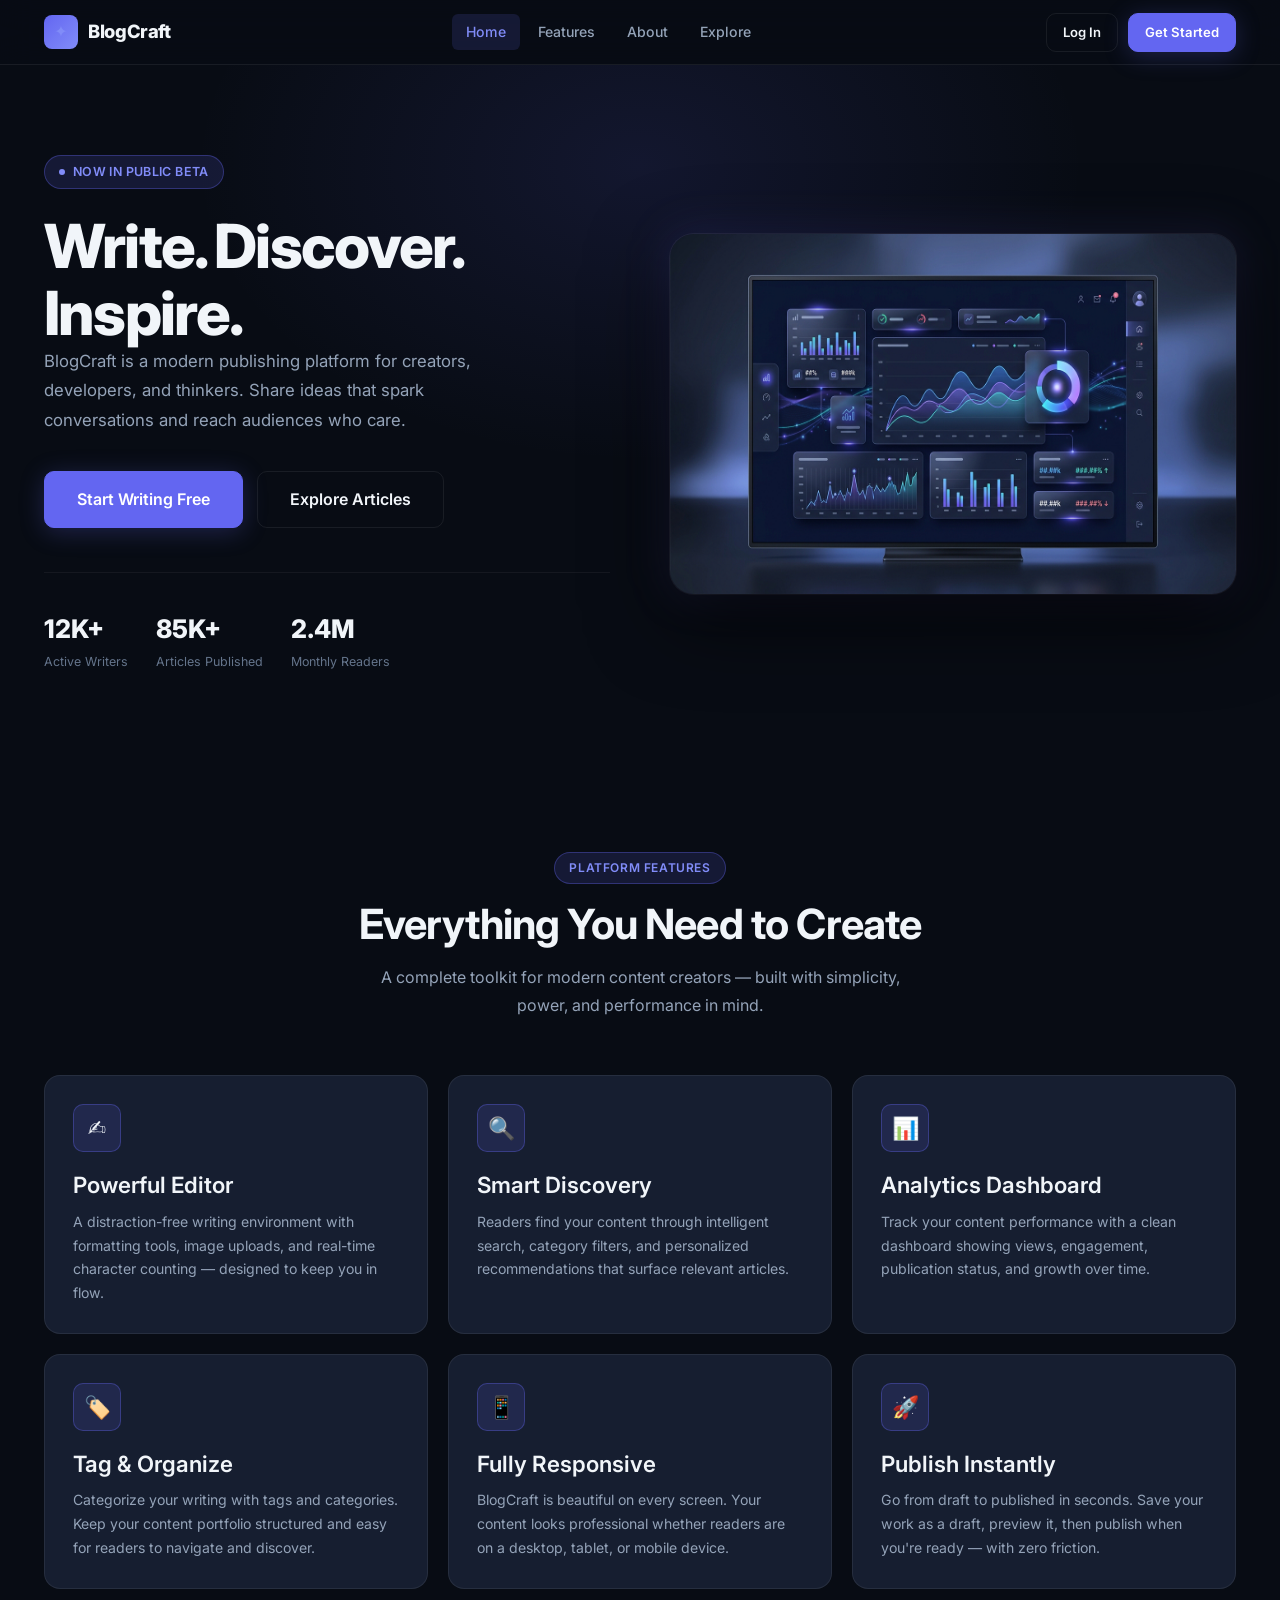
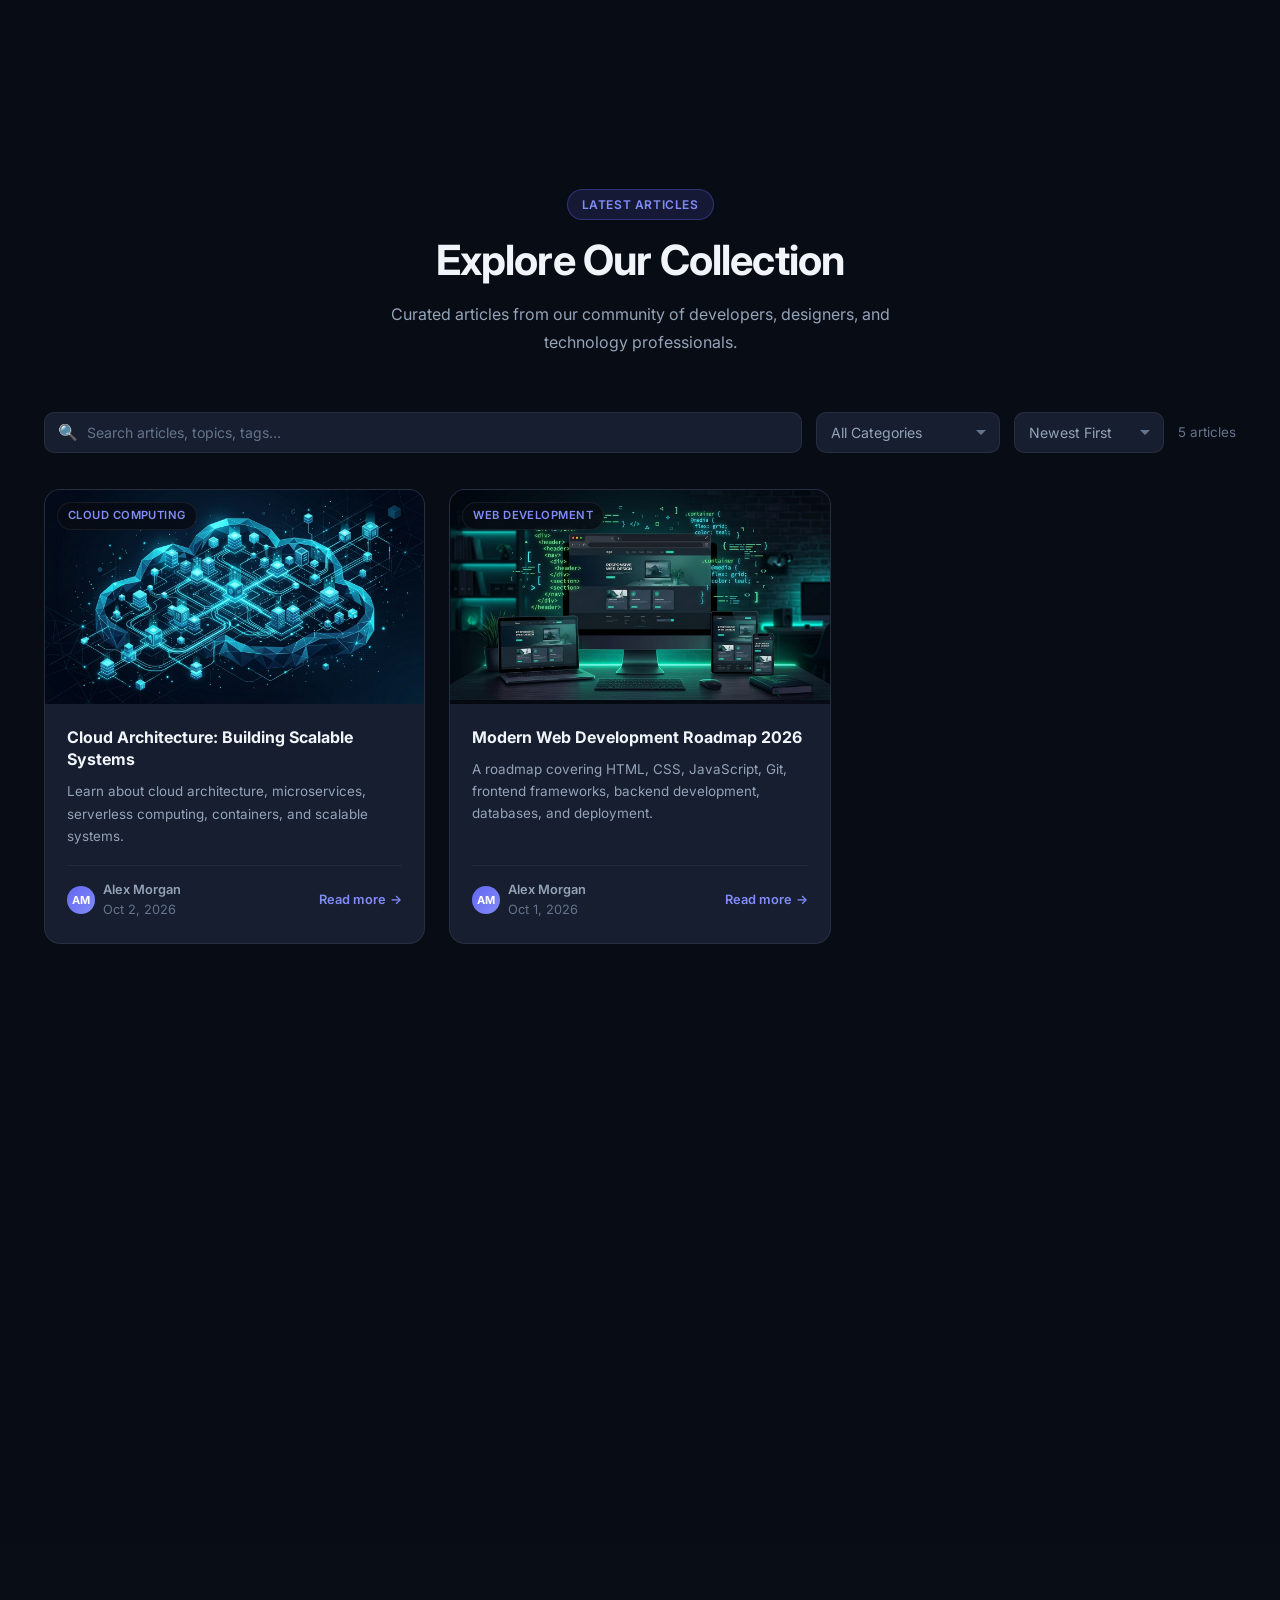
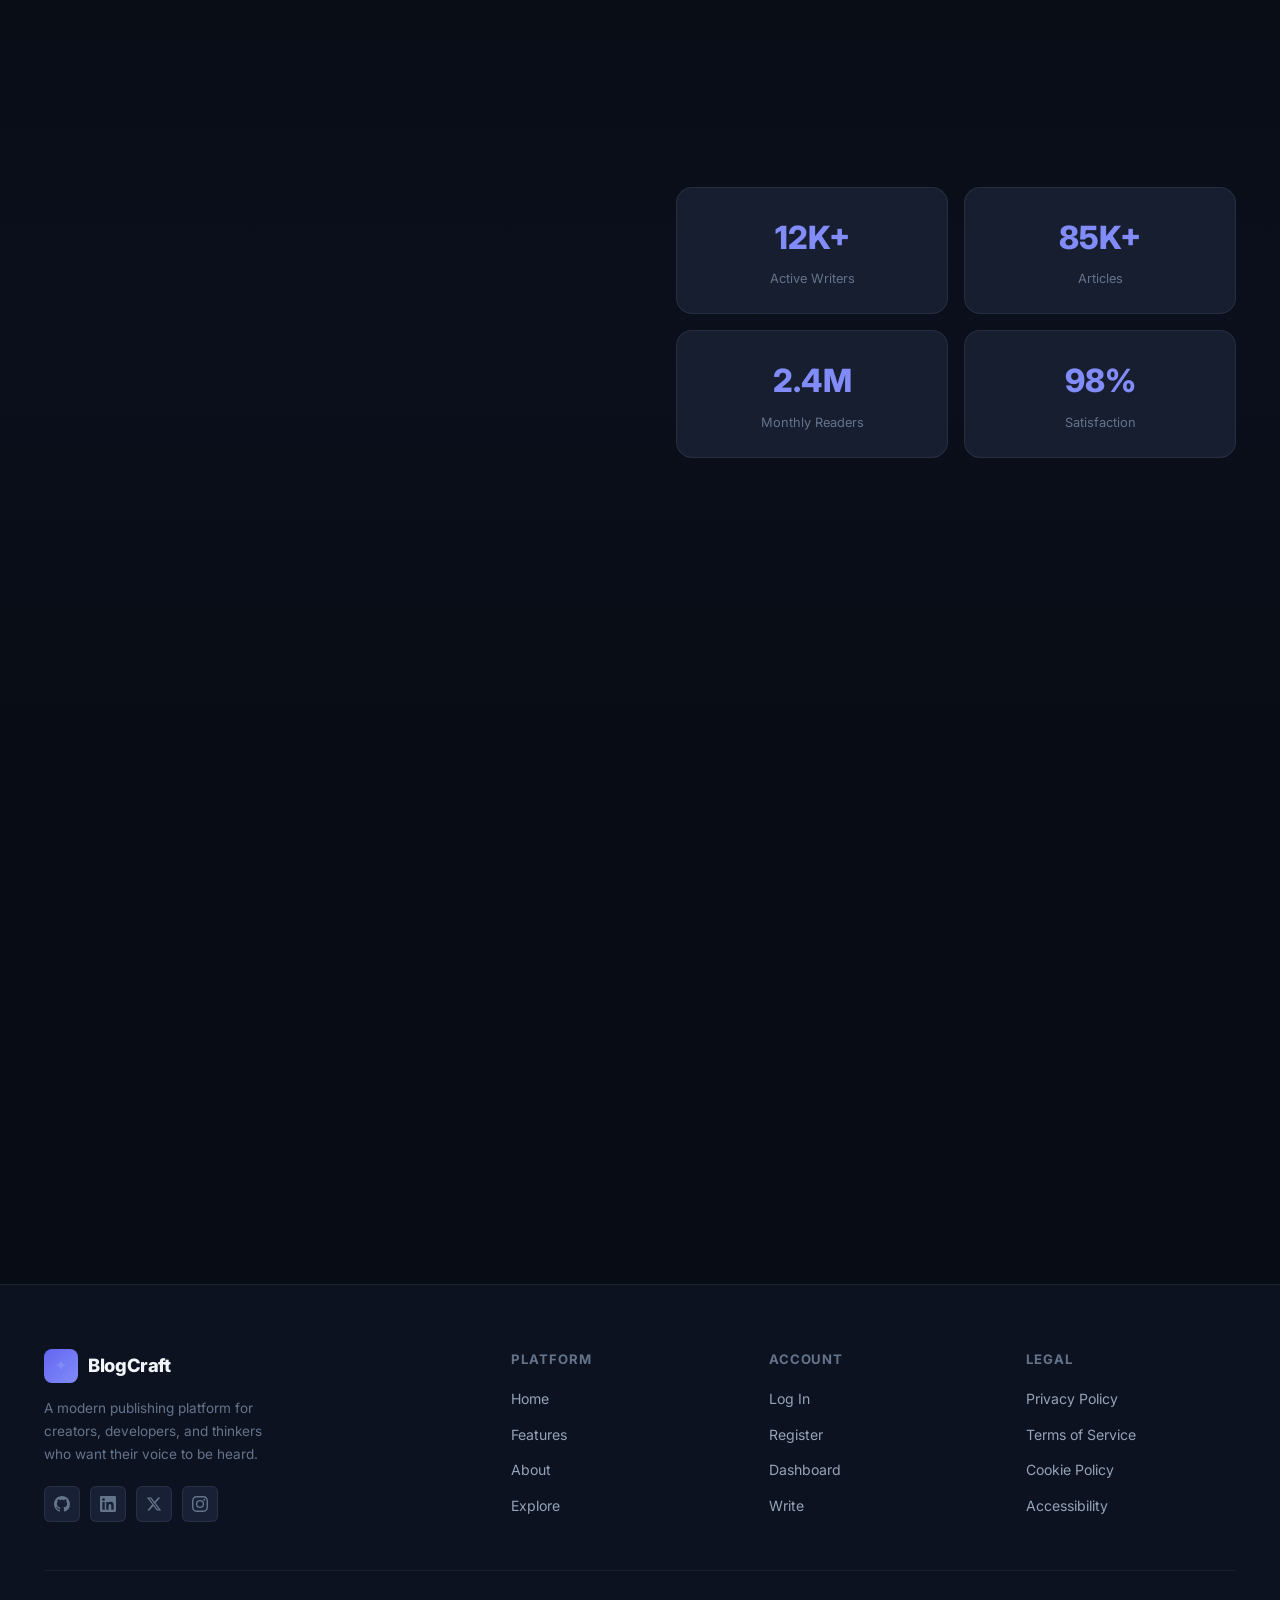
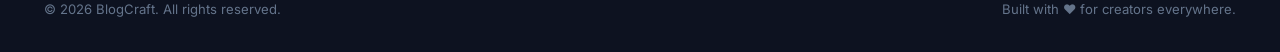
<file: index.html>
﻿<!DOCTYPE html>
<html lang="en">
<head>
  <meta charset="UTF-8">
  <meta name="viewport" content="width=device-width, initial-scale=1.0">
  <meta name="description" content="BlogCraft — A modern platform for discovering, writing, and sharing ideas that matter. Join thousands of creators building their voice.">
  <meta name="theme-color" content="#080c14">
  <title>BlogCraft — Write. Discover. Inspire.</title>
  <link rel="stylesheet" href="css/style.css">
  <link rel="stylesheet" href="css/responsive.css">
</head>
<body>

<!-- ── NAVBAR ─────────────────────────────────────────────── -->
<header>
  <nav class="navbar" id="navbar" aria-label="Main navigation">
    <div class="container">
      <div class="nav-inner">
        <a href="index.html" class="nav-logo" aria-label="BlogCraft home">
          <div class="nav-logo-icon" aria-hidden="true">✦</div>
          <span class="nav-logo-text">BlogCraft</span>
        </a>

        <div class="nav-center" role="navigation">
          <a href="index.html"    class="nav-link" data-page="index.html">Home</a>
          <a href="#features"     class="nav-link">Features</a>
          <a href="#about"        class="nav-link">About</a>
          <a href="#content"      class="nav-link">Explore</a>
        </div>

        <div class="nav-right">
          <a href="login.html"    class="btn btn-secondary btn-sm nav-login"    id="navLogin">Log In</a>
          <a href="register.html" class="btn btn-primary  btn-sm nav-signup"   id="navSignup">Get Started</a>
          <a href="dashboard.html" class="btn btn-primary btn-sm nav-dashboard" id="navDashboard" style="display:none">Dashboard</a>
          <button class="btn btn-secondary btn-sm nav-logout" id="navLogout" style="display:none">Log Out</button>
        </div>

        <button class="hamburger" id="hamburger" aria-label="Toggle navigation menu" aria-expanded="false" aria-controls="mobileMenu">
          <span></span><span></span><span></span>
        </button>
      </div>
    </div>

    <!-- Mobile menu -->
    <div class="mobile-menu" id="mobileMenu" role="navigation" aria-label="Mobile navigation">
      <a href="index.html"     class="nav-link" data-page="index.html">Home</a>
      <a href="#features"      class="nav-link">Features</a>
      <a href="#about"         class="nav-link">About</a>
      <a href="#content"       class="nav-link">Explore</a>
      <div class="mobile-menu-actions">
        <a href="login.html"    class="btn btn-secondary nav-login">Log In</a>
        <a href="register.html" class="btn btn-primary nav-signup">Get Started</a>
        <a href="dashboard.html" class="btn btn-primary nav-dashboard" style="display:none">Dashboard</a>
      </div>
    </div>
  </nav>
</header>

<main>
  <!-- ── HERO ────────────────────────────────────────────────── -->
  <section class="hero" aria-labelledby="heroHeading">
    <div class="container">
      <div class="hero-grid">
        <div class="hero-text fade-up">
          <div class="hero-badge" aria-label="New platform launched">
            <span class="hero-badge-dot" aria-hidden="true"></span>
            Now in Public Beta
          </div>
          <h1 id="heroHeading">
            Write. Discover.<br>
            <span class="highlight">Inspire.</span>
          </h1>
          <p class="hero-desc">
            BlogCraft is a modern publishing platform for creators, developers, and thinkers. Share ideas that spark conversations and reach audiences who care.
          </p>
          <div class="hero-cta">
            <a href="register.html" class="btn btn-primary btn-lg" id="heroCta1">Start Writing Free</a>
            <a href="#content"      class="btn btn-secondary btn-lg" id="heroCta2">Explore Articles</a>
          </div>

          <div class="hero-stats" aria-label="Platform statistics">
            <div class="hero-stat">
              <div class="hero-stat-value">12K+</div>
              <div class="hero-stat-label">Active Writers</div>
            </div>
            <div class="hero-stat">
              <div class="hero-stat-value">85K+</div>
              <div class="hero-stat-label">Articles Published</div>
            </div>
            <div class="hero-stat">
              <div class="hero-stat-value">2.4M</div>
              <div class="hero-stat-label">Monthly Readers</div>
            </div>
          </div>
        </div>

        <div class="hero-visual fade-up" data-delay="150" aria-hidden="true">
          <div class="hero-img-wrap">
            <img src="assets/images/hero-dashboard.jpg"
                 alt="BlogCraft dashboard preview showing content analytics"
                 width="640" height="360"
                 loading="eager">
          </div>
          <div class="hero-img-glow"></div>
        </div>
      </div>
    </div>
  </section>

  <!-- ── FEATURES ─────────────────────────────────────────────── -->
  <section class="features-section" id="features" aria-labelledby="featuresHeading">
    <div class="container">
      <div class="section-header fade-up">
        <div class="section-tag">Platform Features</div>
        <h2 id="featuresHeading">Everything You Need to Create</h2>
        <p>A complete toolkit for modern content creators — built with simplicity, power, and performance in mind.</p>
      </div>

      <div class="features-grid">
        <div class="feature-card fade-up">
          <div class="feature-icon" aria-hidden="true">✍️</div>
          <h3>Powerful Editor</h3>
          <p>A distraction-free writing environment with formatting tools, image uploads, and real-time character counting — designed to keep you in flow.</p>
        </div>
        <div class="feature-card fade-up" data-delay="80">
          <div class="feature-icon" aria-hidden="true">🔍</div>
          <h3>Smart Discovery</h3>
          <p>Readers find your content through intelligent search, category filters, and personalized recommendations that surface relevant articles.</p>
        </div>
        <div class="feature-card fade-up" data-delay="160">
          <div class="feature-icon" aria-hidden="true">📊</div>
          <h3>Analytics Dashboard</h3>
          <p>Track your content performance with a clean dashboard showing views, engagement, publication status, and growth over time.</p>
        </div>
        <div class="feature-card fade-up" data-delay="80">
          <div class="feature-icon" aria-hidden="true">🏷️</div>
          <h3>Tag & Organize</h3>
          <p>Categorize your writing with tags and categories. Keep your content portfolio structured and easy for readers to navigate and discover.</p>
        </div>
        <div class="feature-card fade-up" data-delay="160">
          <div class="feature-icon" aria-hidden="true">📱</div>
          <h3>Fully Responsive</h3>
          <p>BlogCraft is beautiful on every screen. Your content looks professional whether readers are on a desktop, tablet, or mobile device.</p>
        </div>
        <div class="feature-card fade-up" data-delay="240">
          <div class="feature-icon" aria-hidden="true">🚀</div>
          <h3>Publish Instantly</h3>
          <p>Go from draft to published in seconds. Save your work as a draft, preview it, then publish when you're ready — with zero friction.</p>
        </div>
      </div>
    </div>
  </section>

  <!-- ── CONTENT / EXPLORE ─────────────────────────────────────── -->
  <section class="content-section" id="content" aria-labelledby="exploreHeading">
    <div class="container">
      <div class="section-header fade-up">
        <div class="section-tag">Latest Articles</div>
        <h2 id="exploreHeading">Explore Our Collection</h2>
        <p>Curated articles from our community of developers, designers, and technology professionals.</p>
      </div>

      <!-- Search + Filter Bar -->
      <div class="search-filter-bar fade-up" role="search" aria-label="Article search and filter">
        <div class="search-wrap">
          <span class="search-icon" aria-hidden="true">🔍</span>
          <input
            type="search"
            id="searchInput"
            class="search-input"
            placeholder="Search articles, topics, tags…"
            aria-label="Search articles"
            autocomplete="off">
        </div>
        <select id="categoryFilter" class="filter-select" aria-label="Filter by category">
          <option value="all">All Categories</option>
        </select>
        <select id="sortFilter" class="filter-select" aria-label="Sort articles">
          <option value="newest">Newest First</option>
          <option value="oldest">Oldest First</option>
          <option value="popular">Most Popular</option>
          <option value="az">A → Z</option>
        </select>
        <span id="resultCount" class="text-muted" style="font-size:0.84rem;white-space:nowrap;" aria-live="polite"></span>
      </div>

      <!-- Cards Grid -->
      <div class="cards-grid" id="contentGrid" aria-label="Article cards">
        <!-- Populated by content.js -->
        <div style="grid-column:1/-1;text-align:center;padding:60px;color:var(--text-muted);">
          <div style="font-size:32px;margin-bottom:12px;">⏳</div>
          <p>Loading articles…</p>
        </div>
      </div>
    </div>
  </section>

  <!-- ── ABOUT ─────────────────────────────────────────────────── -->
  <section class="about-section" id="about" aria-labelledby="aboutHeading">
    <div class="container">
      <div class="about-grid">
        <div class="about-text fade-up">
          <div class="section-tag about-tag">About BlogCraft</div>
          <h2 id="aboutHeading">Built for the Next Generation of Creators</h2>
          <p>BlogCraft was built out of a simple belief: every thoughtful voice deserves a beautiful, professional platform to be heard. We built the tools we wished existed — and made them available to everyone.</p>
          <p>Whether you're a developer sharing technical insights, a designer exploring visual ideas, or a thinker working through complex topics — BlogCraft is your platform.</p>
          <ul class="about-benefits" aria-label="Platform benefits">
            <li class="about-benefit">
              <span class="benefit-icon" aria-hidden="true">✦</span>
              No paywalls for your readers — your content reaches everyone.
            </li>
            <li class="about-benefit">
              <span class="benefit-icon" aria-hidden="true">✦</span>
              Your writing, your analytics, your audience — full ownership.
            </li>
            <li class="about-benefit">
              <span class="benefit-icon" aria-hidden="true">✦</span>
              A clean, distraction-free editor that respects your creative process.
            </li>
            <li class="about-benefit">
              <span class="benefit-icon" aria-hidden="true">✦</span>
              Built-in discoverability so new readers can always find your work.
            </li>
          </ul>
          <a href="register.html" class="btn btn-primary" id="aboutCta">Join BlogCraft Today</a>
        </div>

        <div class="about-visual fade-up" data-delay="120" aria-label="Platform statistics">
          <div class="about-stats-grid">
            <div class="about-stat-card">
              <div class="about-stat-num">12K+</div>
              <div class="about-stat-label">Active Writers</div>
            </div>
            <div class="about-stat-card">
              <div class="about-stat-num">85K+</div>
              <div class="about-stat-label">Articles</div>
            </div>
            <div class="about-stat-card">
              <div class="about-stat-num">2.4M</div>
              <div class="about-stat-label">Monthly Readers</div>
            </div>
            <div class="about-stat-card">
              <div class="about-stat-num">98%</div>
              <div class="about-stat-label">Satisfaction</div>
            </div>
          </div>
        </div>
      </div>
    </div>
  </section>

  <!-- ── CTA ───────────────────────────────────────────────────── -->
  <section class="cta-section" aria-labelledby="ctaHeading">
    <div class="container">
      <div class="cta-box fade-up">
        <h2 id="ctaHeading">Ready to Share Your Ideas?</h2>
        <p>Join thousands of creators who publish on BlogCraft. It's free to start — no credit card required.</p>
        <div class="cta-actions">
          <a href="register.html" class="btn btn-primary btn-lg" id="ctaBtn1">Start Writing Free</a>
          <a href="#content"      class="btn btn-secondary btn-lg" id="ctaBtn2">Browse Articles</a>
        </div>
      </div>
    </div>
  </section>
</main>

<!-- ── FOOTER ─────────────────────────────────────────────────── -->
<footer class="footer" aria-label="Site footer">
  <div class="container">
    <div class="footer-grid">
      <div class="footer-brand">
        <a href="index.html" class="nav-logo" aria-label="BlogCraft home">
          <div class="nav-logo-icon" aria-hidden="true">✦</div>
          <span class="nav-logo-text">BlogCraft</span>
        </a>
        <p>A modern publishing platform for creators, developers, and thinkers who want their voice to be heard.</p>
        <div class="footer-social" aria-label="Social media links">
          <a href="#" class="social-btn" aria-label="GitHub">
            <svg width="16" height="16" viewBox="0 0 24 24" fill="currentColor"><path d="M12 0C5.37 0 0 5.37 0 12c0 5.31 3.435 9.795 8.205 11.385.6.105.825-.255.825-.57 0-.285-.015-1.23-.015-2.235-3.015.555-3.795-.735-4.035-1.41-.135-.345-.72-1.41-1.23-1.695-.42-.225-1.02-.78-.015-.795.945-.015 1.62.87 1.845 1.23 1.08 1.815 2.805 1.305 3.495.99.105-.78.42-1.305.765-1.605-2.67-.3-5.46-1.335-5.46-5.925 0-1.305.465-2.385 1.23-3.225-.12-.3-.54-1.53.12-3.18 0 0 1.005-.315 3.3 1.23.96-.27 1.98-.405 3-.405s2.04.135 3 .405c2.295-1.56 3.3-1.23 3.3-1.23.66 1.65.24 2.88.12 3.18.765.84 1.23 1.905 1.23 3.225 0 4.605-2.805 5.625-5.475 5.925.435.375.81 1.095.81 2.22 0 1.605-.015 2.895-.015 3.3 0 .315.225.69.825.57A12.02 12.02 0 0024 12c0-6.63-5.37-12-12-12z"/></svg>
          </a>
          <a href="#" class="social-btn" aria-label="LinkedIn">
            <svg width="16" height="16" viewBox="0 0 24 24" fill="currentColor"><path d="M20.447 20.452h-3.554v-5.569c0-1.328-.027-3.037-1.852-3.037-1.853 0-2.136 1.445-2.136 2.939v5.667H9.351V9h3.414v1.561h.046c.477-.9 1.637-1.85 3.37-1.85 3.601 0 4.267 2.37 4.267 5.455v6.286zM5.337 7.433a2.062 2.062 0 01-2.063-2.065 2.064 2.064 0 112.063 2.065zm1.782 13.019H3.555V9h3.564v11.452zM22.225 0H1.771C.792 0 0 .774 0 1.729v20.542C0 23.227.792 24 1.771 24h20.451C23.2 24 24 23.227 24 22.271V1.729C24 .774 23.2 0 22.222 0h.003z"/></svg>
          </a>
          <a href="#" class="social-btn" aria-label="X (Twitter)">
            <svg width="16" height="16" viewBox="0 0 24 24" fill="currentColor"><path d="M18.244 2.25h3.308l-7.227 8.26 8.502 11.24H16.17l-5.214-6.817L4.99 21.75H1.68l7.73-8.835L1.254 2.25H8.08l4.713 6.231zm-1.161 17.52h1.833L7.084 4.126H5.117z"/></svg>
          </a>
          <a href="#" class="social-btn" aria-label="Instagram">
            <svg width="16" height="16" viewBox="0 0 24 24" fill="currentColor"><path d="M12 2.163c3.204 0 3.584.012 4.85.07 3.252.148 4.771 1.691 4.919 4.919.058 1.265.069 1.645.069 4.849 0 3.205-.012 3.584-.069 4.849-.149 3.225-1.664 4.771-4.919 4.919-1.266.058-1.644.07-4.85.07-3.204 0-3.584-.012-4.849-.07-3.26-.149-4.771-1.699-4.919-4.92-.058-1.265-.07-1.644-.07-4.849 0-3.204.013-3.583.07-4.849.149-3.227 1.664-4.771 4.919-4.919 1.266-.057 1.645-.069 4.849-.069zM12 0C8.741 0 8.333.014 7.053.072 2.695.272.273 2.69.073 7.052.014 8.333 0 8.741 0 12c0 3.259.014 3.668.072 4.948.2 4.358 2.618 6.78 6.98 6.98C8.333 23.986 8.741 24 12 24c3.259 0 3.668-.014 4.948-.072 4.354-.2 6.782-2.618 6.979-6.98.059-1.28.073-1.689.073-4.948 0-3.259-.014-3.667-.072-4.947-.196-4.354-2.617-6.78-6.979-6.98C15.668.014 15.259 0 12 0zm0 5.838a6.162 6.162 0 100 12.324 6.162 6.162 0 000-12.324zM12 16a4 4 0 110-8 4 4 0 010 8zm6.406-11.845a1.44 1.44 0 100 2.881 1.44 1.44 0 000-2.881z"/></svg>
          </a>
        </div>
      </div>

      <div class="footer-col">
        <h4>Platform</h4>
        <ul>
          <li><a href="index.html">Home</a></li>
          <li><a href="#features">Features</a></li>
          <li><a href="#about">About</a></li>
          <li><a href="#content">Explore</a></li>
        </ul>
      </div>

      <div class="footer-col">
        <h4>Account</h4>
        <ul>
          <li><a href="login.html">Log In</a></li>
          <li><a href="register.html">Register</a></li>
          <li><a href="dashboard.html">Dashboard</a></li>
          <li><a href="create.html">Write</a></li>
        </ul>
      </div>

      <div class="footer-col">
        <h4>Legal</h4>
        <ul>
          <li><a href="#">Privacy Policy</a></li>
          <li><a href="#">Terms of Service</a></li>
          <li><a href="#">Cookie Policy</a></li>
          <li><a href="#">Accessibility</a></li>
        </ul>
      </div>
    </div>

    <div class="footer-bottom">
      <span>© 2026 BlogCraft. All rights reserved.</span>
      <span>Built with ♥ for creators everywhere.</span>
    </div>
  </div>
</footer>

<!-- Toast container -->
<div class="toast-container" aria-live="polite" aria-atomic="true"></div>

<script src="js/app.js"></script>
<script src="js/content.js"></script>
</body>
</html>
</file>
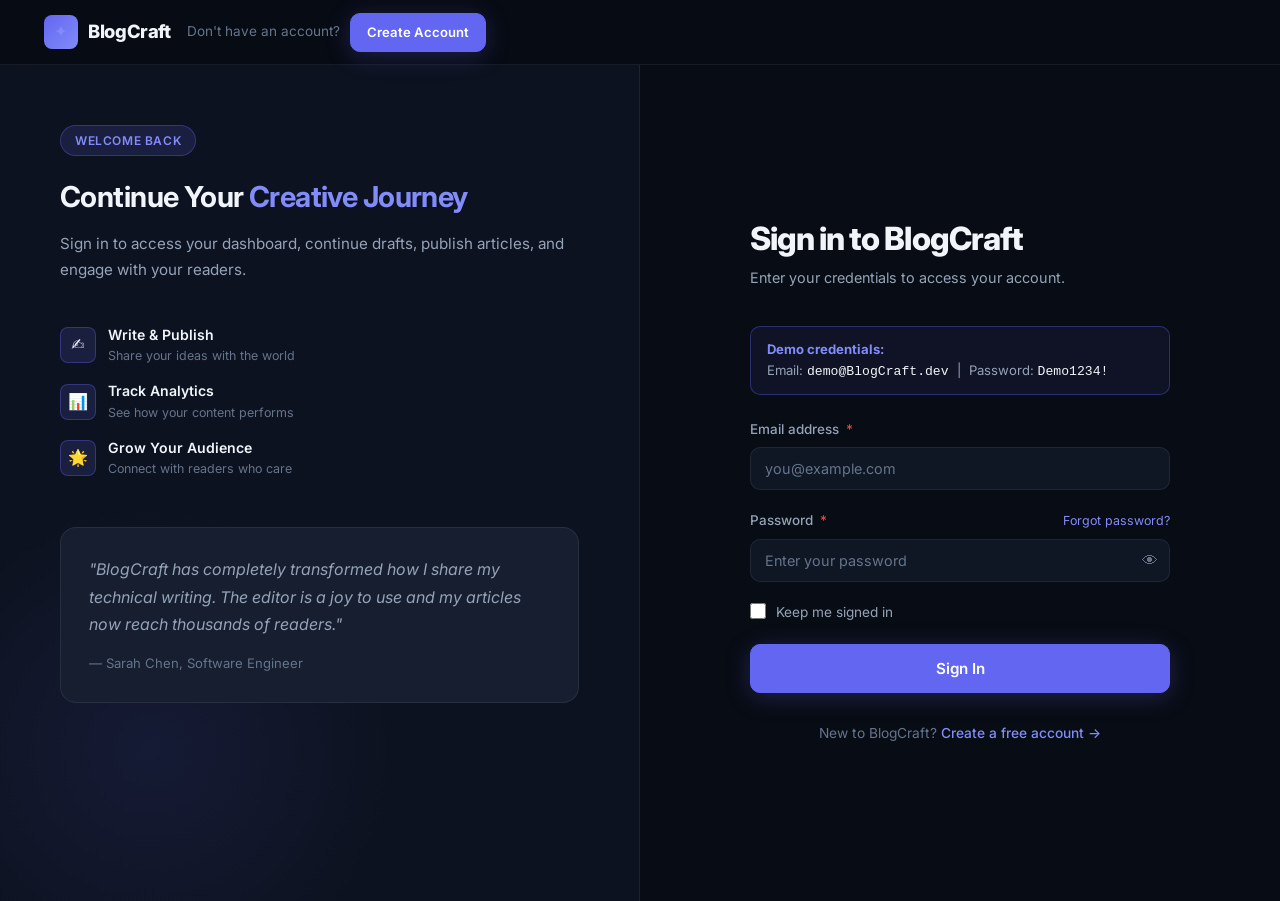
<file: create.html>
﻿<!DOCTYPE html>
<html lang="en">
<head>
  <meta charset="UTF-8">
  <meta name="viewport" content="width=device-width, initial-scale=1.0">
  <meta name="description" content="Create and publish articles on BlogCraft — the modern content platform.">
  <title>Create Article — BlogCraft</title>
  <link rel="stylesheet" href="css/style.css">
  <link rel="stylesheet" href="css/components.css">
  <link rel="stylesheet" href="css/responsive.css">
</head>
<body id="createPage">

<div class="sidebar-overlay" id="sidebarOverlay" aria-hidden="true"></div>

<!-- ── SIDEBAR ─────────────────────────────────────────────── -->
<aside class="sidebar" id="sidebar" aria-label="Dashboard navigation">
  <div class="sidebar-header">
    <a href="index.html" class="nav-logo" aria-label="BlogCraft home">
      <div class="nav-logo-icon" aria-hidden="true">✦</div>
      <span class="nav-logo-text">BlogCraft</span>
    </a>
    <button class="sidebar-close" id="sidebarClose" aria-label="Close sidebar">✕</button>
  </div>
  <nav class="sidebar-nav" aria-label="Dashboard navigation">
    <div class="sidebar-label">Main</div>
    <a href="dashboard.html" class="sidebar-link" data-page="dashboard.html">
      <span class="link-icon" aria-hidden="true">📊</span> Dashboard
    </a>
    <a href="index.html#content" class="sidebar-link">
      <span class="link-icon" aria-hidden="true">🔍</span> Explore
    </a>
    <div class="sidebar-label">Content</div>
    <a href="create.html" class="sidebar-link active" data-page="create.html" aria-current="page">
      <span class="link-icon" aria-hidden="true">✍️</span> Create Article
    </a>
    <a href="dashboard.html" class="sidebar-link" data-page="dashboard.html">
      <span class="link-icon" aria-hidden="true">📄</span> My Articles
    </a>
    <div class="sidebar-label">Account</div>
    <a href="dashboard.html" class="sidebar-link">
      <span class="link-icon" aria-hidden="true">👤</span> Profile
    </a>
    <button class="sidebar-link nav-logout" style="color:var(--danger);">
      <span class="link-icon" aria-hidden="true">🚪</span> Log Out
    </button>
  </nav>
  <div class="sidebar-footer">
    <div style="padding:12px;background:var(--bg-elevated);border:1px solid var(--border);border-radius:var(--radius-md);display:flex;align-items:center;gap:10px;">
      <div class="dash-user-avatar user-initials" aria-hidden="true">U</div>
      <div style="overflow:hidden;">
        <div style="font-size:0.82rem;font-weight:600;color:var(--text-primary);white-space:nowrap;overflow:hidden;text-overflow:ellipsis;" class="user-name">—</div>
        <div style="font-size:0.72rem;color:var(--text-muted);" class="user-email">—</div>
      </div>
    </div>
  </div>
</aside>

<!-- ── MAIN CONTENT ───────────────────────────────────────── -->
<div class="dashboard-content">
  <header class="dash-topbar">
    <div class="dash-topbar-left">
      <button class="sidebar-toggle" id="sidebarToggle" aria-label="Toggle sidebar">☰</button>
      <nav aria-label="Breadcrumb">
        <ol style="display:flex;align-items:center;gap:8px;list-style:none;font-size:0.85rem;color:var(--text-muted);">
          <li><a href="dashboard.html" style="color:var(--text-muted);">Dashboard</a></li>
          <li aria-hidden="true">/</li>
          <li style="color:var(--text-primary);" id="createHeading">Create Article</li>
        </ol>
      </nav>
    </div>
    <div class="dash-topbar-right">
      <a href="dashboard.html" class="btn btn-secondary btn-sm">← Back to Dashboard</a>
      <div class="dash-user-avatar user-initials" aria-hidden="true">U</div>
    </div>
  </header>

  <main style="padding:32px;max-width:1100px;margin:0 auto;">
    <div style="margin-bottom:28px;">
      <h1 style="font-size:1.6rem;margin-bottom:6px;" id="pageTitle">Create New Article</h1>
      <p style="font-size:0.88rem;color:var(--text-muted);">Write, preview, and publish your article to BlogCraft readers.</p>
    </div>

    <form id="createForm" novalidate>
      <div class="create-layout">
        <!-- ── MAIN COLUMN ───────────────────────────────── -->
        <div class="create-main-col">
          <!-- Title -->
          <div class="create-panel">
            <h3>Article Details</h3>
            <div class="form-group">
              <label class="form-label" for="artTitle">
                Title <span class="required" aria-hidden="true">*</span>
              </label>
              <input
                type="text"
                id="artTitle"
                class="form-input"
                placeholder="Write a compelling title…"
                maxlength="120"
                required
                aria-required="true"
                aria-describedby="titleError">
              <span class="form-error" id="titleError" role="alert"></span>
            </div>

            <div class="form-group">
              <label class="form-label" for="artDesc">
                Short Description <span class="required" aria-hidden="true">*</span>
              </label>
              <textarea
                id="artDesc"
                class="form-input"
                rows="3"
                style="resize:vertical;"
                placeholder="A brief summary that readers see in article cards (max 200 characters)…"
                maxlength="200"
                required
                aria-required="true"
                aria-describedby="descError descCharCount"></textarea>
              <div style="display:flex;justify-content:space-between;align-items:center;">
                <span class="form-error" id="descError" role="alert"></span>
                <span class="char-counter" id="descCharCount" aria-live="polite">0/200</span>
              </div>
            </div>
          </div>

          <!-- Content Editor -->
          <div class="create-panel">
            <h3>Article Content</h3>
            <div class="form-group" style="margin-bottom:0;">
              <label class="form-label" for="artContent">Main content</label>
              <textarea
                id="artContent"
                class="content-editor"
                placeholder="Write your article here…

Use double line breaks to separate paragraphs.

You can write detailed technical content, tutorials, guides, opinions — anything you want your readers to discover.

Your content will be beautifully formatted when published."
                aria-label="Article main content"
                aria-describedby="contentHint"></textarea>
              <span class="form-hint" id="contentHint">Separate paragraphs with a blank line. HTML tags are supported for headings and lists.</span>
            </div>
          </div>

          <!-- Tags -->
          <div class="create-panel">
            <h3>Tags</h3>
            <div class="form-group" style="margin-bottom:0;">
              <label class="form-label" for="tagsField">Add up to 8 tags</label>
              <div class="tags-input-wrap" id="tagsWrap" role="group" aria-label="Article tags">
                <input type="text" class="tags-input-field" id="tagsField" placeholder="Type a tag and press Enter…" aria-label="Add tag">
              </div>
              <span class="form-hint">Press Enter or comma after each tag.</span>
            </div>
          </div>
        </div>

        <!-- ── SIDEBAR COLUMN ─────────────────────────────── -->
        <div class="create-sidebar-col">
          <!-- Publish Panel -->
          <div class="create-panel">
            <h3>Publish Settings</h3>
            <div class="form-group">
              <label class="form-label" for="artCategory">
                Category <span class="required" aria-hidden="true">*</span>
              </label>
              <select id="artCategory" class="form-input form-select" required aria-required="true" aria-describedby="categoryError">
                <option value="">Select a category…</option>
                <option value="Technology">Technology</option>
                <option value="Web Development">Web Development</option>
                <option value="Artificial Intelligence">Artificial Intelligence</option>
                <option value="Security">Security</option>
                <option value="Cloud Computing">Cloud Computing</option>
                <option value="Design">Design</option>
                <option value="Career">Career</option>
                <option value="Tutorial">Tutorial</option>
                <option value="Opinion">Opinion</option>
              </select>
              <span class="form-error" id="categoryError" role="alert"></span>
            </div>
            <div class="form-group" style="margin-bottom:0;">
              <label class="form-label" for="artStatus">Status</label>
              <select id="artStatus" class="form-input form-select">
                <option value="published">Published</option>
                <option value="draft">Draft</option>
              </select>
            </div>
          </div>

          <!-- Cover Image -->
          <div class="create-panel">
            <h3>Cover Image</h3>
            <div id="imageUploadArea" class="image-upload-area" role="button" tabindex="0" aria-label="Upload cover image">
              <input type="file" id="imageInput" accept="image/*" aria-hidden="true">
              <div class="upload-icon" aria-hidden="true">🖼️</div>
              <p class="upload-text">Click to upload image</p>
              <p class="upload-sub">PNG, JPG, WebP — max 4MB</p>
            </div>
            <div id="imagePreview" class="image-preview" style="display:none;">
              <img id="previewImg" src="" alt="Cover image preview">
              <div class="image-preview-actions">
                <button type="button" class="btn btn-secondary btn-sm" id="removeImgBtn" style="width:100%;justify-content:center;">Remove Image</button>
              </div>
            </div>
          </div>

          <!-- Action Buttons -->
          <div class="create-panel">
            <h3>Actions</h3>
            <div class="create-actions" style="flex-direction:column;">
              <button type="button" class="btn btn-primary" id="publishBtn" style="justify-content:center;">
                🚀 Publish Article
              </button>
              <button type="button" class="btn btn-secondary" id="saveDraftBtn" style="justify-content:center;">
                💾 Save as Draft
              </button>
              <a href="dashboard.html" class="btn btn-secondary" style="justify-content:center;text-align:center;">
                ← Cancel
              </a>
            </div>
          </div>
        </div>
      </div>
    </form>
  </main>
</div>

<div class="toast-container" aria-live="polite"></div>
<script src="js/app.js"></script>
<script src="js/content.js"></script>
<script src="js/dashboard.js"></script>
<script>
  document.addEventListener('DOMContentLoaded', () => {
    const user = Storage.getUser();
    if (user) {
      document.querySelectorAll('.user-name').forEach(el => el.textContent = user.name);
      document.querySelectorAll('.user-initials').forEach(el => el.textContent = user.initials || 'U');
      document.querySelectorAll('.user-email').forEach(el => el.textContent = user.email);
    }
    // Allow drag on upload area via keyboard
    document.getElementById('imageUploadArea')?.addEventListener('keydown', e => {
      if (e.key === 'Enter' || e.key === ' ') { e.preventDefault(); document.getElementById('imageInput')?.click(); }
    });
  });
</script>
</body>
</html>
</file>
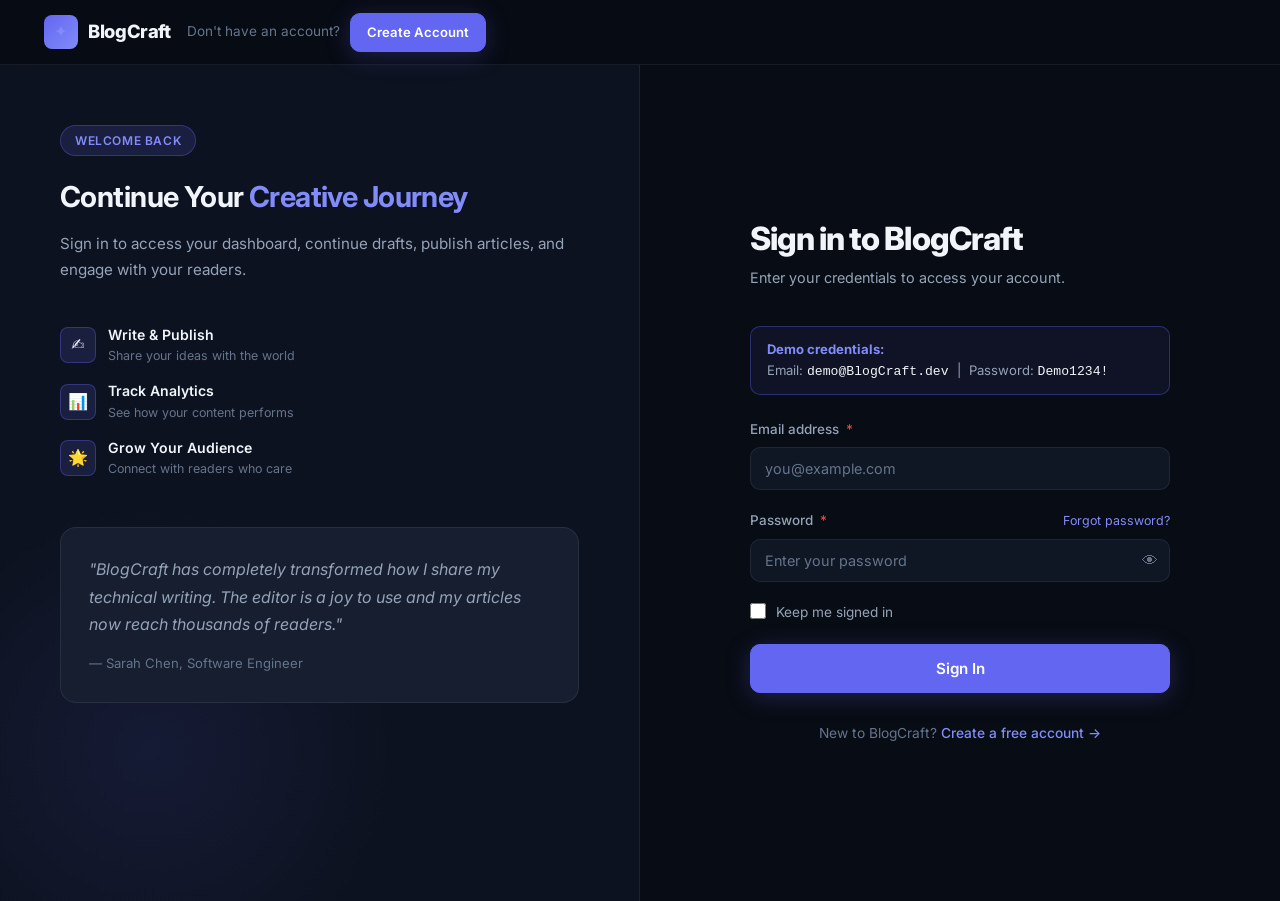
<file: dashboard.html>
﻿<!DOCTYPE html>
<html lang="en">
<head>
  <meta charset="UTF-8">
  <meta name="viewport" content="width=device-width, initial-scale=1.0">
  <meta name="description" content="BlogCraft Dashboard — Manage your articles, view analytics, and create new content.">
  <title>Dashboard — BlogCraft</title>
  <link rel="stylesheet" href="css/style.css">
  <link rel="stylesheet" href="css/components.css">
  <link rel="stylesheet" href="css/responsive.css">
  <style>
    /* Dashboard-specific overrides */
    body { overflow-x: hidden; }
    .profile-badge {
      display: flex; align-items: center; gap: 10px;
      padding: 12px; background: var(--bg-elevated);
      border: 1px solid var(--border); border-radius: var(--radius-md);
      margin-bottom: 8px;
    }
    .profile-badge .info { font-size:0.8rem; overflow:hidden; }
    .profile-badge .info .name { font-weight:600; color:var(--text-primary); white-space:nowrap; overflow:hidden; text-overflow:ellipsis; }
    .profile-badge .info .email { color:var(--text-muted); white-space:nowrap; overflow:hidden; text-overflow:ellipsis; }
  </style>
</head>
<body id="dashboardPage">

<!-- Sidebar overlay (mobile) -->
<div class="sidebar-overlay" id="sidebarOverlay" aria-hidden="true"></div>

<!-- ── SIDEBAR ─────────────────────────────────────────────── -->
<aside class="sidebar" id="sidebar" aria-label="Dashboard sidebar navigation">
  <div class="sidebar-header">
    <a href="index.html" class="nav-logo" aria-label="BlogCraft home">
      <div class="nav-logo-icon" aria-hidden="true">✦</div>
      <span class="nav-logo-text">BlogCraft</span>
    </a>
    <button class="sidebar-close" id="sidebarClose" aria-label="Close sidebar">✕</button>
  </div>

  <nav class="sidebar-nav" aria-label="Dashboard navigation">
    <div class="sidebar-label">Main</div>
    <a href="dashboard.html" class="sidebar-link" data-page="dashboard.html" aria-current="page">
      <span class="link-icon" aria-hidden="true">📊</span> Dashboard
    </a>
    <a href="index.html#content" class="sidebar-link" data-page="">
      <span class="link-icon" aria-hidden="true">🔍</span> Explore
    </a>

    <div class="sidebar-label">Content</div>
    <a href="create.html" class="sidebar-link" data-page="create.html">
      <span class="link-icon" aria-hidden="true">✍️</span> Create Article
    </a>
    <a href="dashboard.html" class="sidebar-link" data-page="dashboard.html">
      <span class="link-icon" aria-hidden="true">📄</span> My Articles
      <span class="link-badge" id="sidebarArticleCount">—</span>
    </a>

    <div class="sidebar-label">Account</div>
    <a href="#" class="sidebar-link" id="profileLink">
      <span class="link-icon" aria-hidden="true">👤</span> Profile
    </a>
    <a href="#" class="sidebar-link" id="settingsLink">
      <span class="link-icon" aria-hidden="true">⚙️</span> Settings
    </a>
    <button class="sidebar-link nav-logout" style="color:var(--danger);" id="sidebarLogout">
      <span class="link-icon" aria-hidden="true">🚪</span> Log Out
    </button>
  </nav>

  <div class="sidebar-footer">
    <div class="profile-badge">
      <div class="dash-user-avatar user-initials" aria-hidden="true">U</div>
      <div class="info">
        <div class="name user-name">Loading…</div>
        <div class="email user-email"></div>
      </div>
    </div>
  </div>
</aside>

<!-- ── MAIN CONTENT ───────────────────────────────────────── -->
<div class="dashboard-content">
  <!-- Topbar -->
  <header class="dash-topbar" role="banner">
    <div class="dash-topbar-left">
      <button class="sidebar-toggle" id="sidebarToggle" aria-label="Toggle sidebar" aria-controls="sidebar">☰</button>
      <p class="dash-greeting" id="dashGreeting" aria-live="polite">Good day! 👋</p>
    </div>
    <div class="dash-topbar-right">
      <a href="create.html" class="btn btn-primary btn-sm" id="topbarCreate">+ New Article</a>
      <div class="dash-user-info">
        <span class="user-name" aria-label="Logged in as"></span>
        <div class="dash-user-avatar user-initials" aria-hidden="true">U</div>
      </div>
    </div>
  </header>

  <main class="dash-main" id="dashMain">
    <!-- ── STATS ─────────────────────────────────────── -->
    <section aria-labelledby="statsHeading">
      <h2 id="statsHeading" class="visually-hidden">Content Statistics</h2>
      <div class="stats-grid">
        <div class="stat-card fade-up">
          <div class="stat-icon blue" aria-hidden="true">📝</div>
          <div class="stat-info">
            <div class="stat-value" id="statTotal">—</div>
            <div class="stat-label">Total Articles</div>
            <div class="stat-change">All time</div>
          </div>
        </div>
        <div class="stat-card fade-up" data-delay="80">
          <div class="stat-icon green" aria-hidden="true">🟢</div>
          <div class="stat-info">
            <div class="stat-value" id="statPublished">—</div>
            <div class="stat-label">Published</div>
            <div class="stat-change" style="color:var(--success);">Live now</div>
          </div>
        </div>
        <div class="stat-card fade-up" data-delay="160">
          <div class="stat-icon yellow" aria-hidden="true">📂</div>
          <div class="stat-info">
            <div class="stat-value" id="statDrafts">—</div>
            <div class="stat-label">Drafts</div>
            <div class="stat-change" style="color:var(--warning);">In progress</div>
          </div>
        </div>
        <div class="stat-card fade-up" data-delay="240">
          <div class="stat-icon purple" aria-hidden="true">👁</div>
          <div class="stat-info">
            <div class="stat-value" id="statViews">—</div>
            <div class="stat-label">Total Views</div>
            <div class="stat-change" style="color:var(--accent-light);">All articles</div>
          </div>
        </div>
      </div>
    </section>

    <!-- ── CONTENT TABLE ─────────────────────────────── -->
    <section class="content-table-wrap fade-up" aria-labelledby="contentTableHeading">
      <div class="table-header">
        <h3 id="contentTableHeading">All Articles</h3>
        <a href="create.html" class="btn btn-primary btn-sm" id="tableCreateBtn">+ Create New</a>
      </div>
      <div style="overflow-x:auto;" role="region" aria-label="Articles table" tabindex="0">
        <table class="data-table" aria-label="Articles list">
          <thead>
            <tr>
              <th scope="col">Title</th>
              <th scope="col">Category</th>
              <th scope="col">Status</th>
              <th scope="col">Date</th>
              <th scope="col">Actions</th>
            </tr>
          </thead>
          <tbody id="contentTableBody">
            <tr>
              <td colspan="5" style="text-align:center;padding:40px;color:var(--text-muted);">Loading articles…</td>
            </tr>
          </tbody>
        </table>
      </div>
    </section>
  </main>
</div>

<!-- ── DELETE CONFIRMATION MODAL ──────────────────────────── -->
<div class="modal-overlay" id="deleteModal" role="dialog" aria-modal="true" aria-labelledby="deleteModalHeading">
  <div class="modal">
    <div class="modal-header">
      <h3 id="deleteModalHeading">Delete Article</h3>
      <button class="modal-close" aria-label="Close dialog">✕</button>
    </div>
    <p style="color:var(--text-secondary);font-size:0.9rem;line-height:1.6;">
      Are you sure you want to delete <strong id="deleteModalTitle" style="color:var(--text-primary);">"this article"</strong>?
      <br>This action cannot be undone.
    </p>
    <div class="modal-actions">
      <button class="btn btn-secondary modal-close" id="cancelDeleteBtn">Cancel</button>
      <button class="btn btn-danger" id="confirmDeleteBtn">Delete Article</button>
    </div>
  </div>
</div>

<!-- ── PROFILE MODAL ────────────────────────────────────────── -->
<div class="modal-overlay" id="profileModal" role="dialog" aria-modal="true" aria-labelledby="profileModalHeading">
  <div class="modal">
    <div class="modal-header">
      <h3 id="profileModalHeading">Your Profile</h3>
      <button class="modal-close" aria-label="Close profile dialog">✕</button>
    </div>
    <div style="display:flex;align-items:center;gap:16px;margin-bottom:24px;">
      <div class="dash-user-avatar user-initials" style="width:56px;height:56px;font-size:20px;" aria-hidden="true">U</div>
      <div>
        <div style="font-size:1.1rem;font-weight:700;" class="user-name">—</div>
        <div style="font-size:0.85rem;color:var(--text-muted);" class="user-email">—</div>
      </div>
    </div>
    <div class="form-group">
      <label class="form-label" for="profileBio">Bio</label>
      <textarea id="profileBio" class="form-input" style="min-height:80px;resize:vertical;" placeholder="Tell readers about yourself…"></textarea>
    </div>
    <div class="modal-actions">
      <button class="btn btn-secondary modal-close">Cancel</button>
      <button class="btn btn-primary" id="saveProfileBtn">Save Changes</button>
    </div>
  </div>
</div>

<div class="toast-container" aria-live="polite"></div>
<script src="js/app.js"></script>
<script src="js/content.js"></script>
<script src="js/dashboard.js"></script>
<script>
  // Profile modal
  document.addEventListener('DOMContentLoaded', () => {
    const user = Storage.getUser();
    if (user) {
      const bio = document.getElementById('profileBio');
      if (bio) bio.value = user.bio || '';
      const count = ContentDB.getAllContent().length;
      const badge = document.getElementById('sidebarArticleCount');
      if (badge) badge.textContent = count;
    }
    document.getElementById('profileLink')?.addEventListener('click', e => {
      e.preventDefault();
      Modal.open(document.getElementById('profileModal'));
    });
    document.getElementById('settingsLink')?.addEventListener('click', e => {
      e.preventDefault();
      Toast.show('Settings panel coming soon!', 'info');
    });
    document.getElementById('saveProfileBtn')?.addEventListener('click', () => {
      const user = Storage.getUser();
      if (!user) return;
      user.bio = document.getElementById('profileBio')?.value.trim() || '';
      Storage.setUser(user);
      Modal.close(document.getElementById('profileModal'));
      Toast.show('Profile updated successfully!', 'success');
    });
  });
</script>
</body>
</html>
</file>
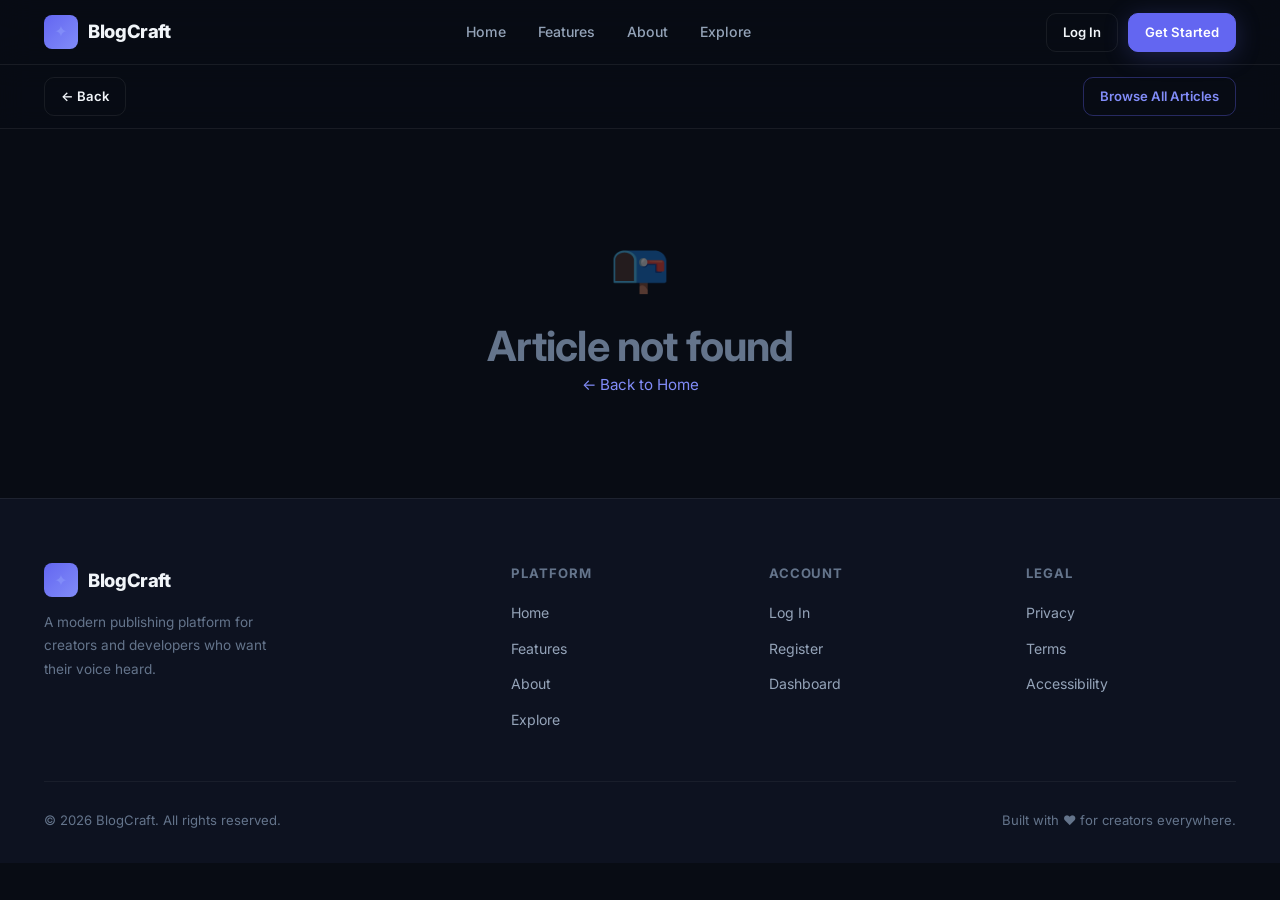
<file: details.html>
﻿<!DOCTYPE html>
<html lang="en">
<head>
  <meta charset="UTF-8">
  <meta name="viewport" content="width=device-width, initial-scale=1.0">
  <meta name="description" content="Read full article on BlogCraft.">
  <title>Article — BlogCraft</title>
  <link rel="stylesheet" href="css/style.css">
  <link rel="stylesheet" href="css/components.css">
  <link rel="stylesheet" href="css/responsive.css">
  <style>
    .details-back-bar {
      background: rgba(8,12,20,0.9);
      backdrop-filter: blur(12px);
      -webkit-backdrop-filter: blur(12px);
      border-bottom: 1px solid var(--border);
      padding: 12px 0;
      position: sticky;
      top: 64px;
      z-index: 90;
    }
    .details-back-bar .container { display: flex; align-items: center; justify-content: space-between; gap: 12px; flex-wrap: wrap; }

    .sidebar-widget {
      background: var(--bg-card);
      border: 1px solid var(--border);
      border-radius: var(--radius-lg);
      padding: 22px;
      margin-bottom: 20px;
    }
    .sidebar-widget h4 {
      font-size: 0.78rem;
      font-weight: 700;
      text-transform: uppercase;
      letter-spacing: 0.07em;
      color: var(--text-muted);
      margin-bottom: 16px;
    }

    .progress-bar-wrap { margin-bottom: 14px; }
    .progress-label { display: flex; justify-content: space-between; font-size: 0.78rem; color: var(--text-muted); margin-bottom: 5px; }
    .progress-bar { height: 3px; background: var(--border); border-radius: 2px; overflow: hidden; }
    .progress-fill { height: 100%; background: var(--accent); border-radius: 2px; transition: width 0.5s ease; }

    #readingProgress {
      position: fixed;
      top: 0; left: 0;
      height: 2px;
      background: linear-gradient(90deg, var(--accent), var(--accent-light));
      z-index: 9999;
      width: 0%;
      transition: width 0.1s;
    }
  </style>
</head>
<body class="details-page">

<!-- Reading progress bar -->
<div id="readingProgress" aria-hidden="true" role="progressbar" aria-valuemin="0" aria-valuemax="100" aria-valuenow="0"></div>

<!-- ── NAVBAR ─────────────────────────────────────────────── -->
<nav class="navbar" id="navbar" aria-label="Main navigation">
  <div class="container">
    <div class="nav-inner">
      <a href="index.html" class="nav-logo" aria-label="BlogCraft home">
        <div class="nav-logo-icon" aria-hidden="true">✦</div>
        <span class="nav-logo-text">BlogCraft</span>
      </a>
      <div class="nav-center">
        <a href="index.html"    class="nav-link" data-page="index.html">Home</a>
        <a href="index.html#features" class="nav-link">Features</a>
        <a href="index.html#about"    class="nav-link">About</a>
        <a href="index.html#content"  class="nav-link">Explore</a>
      </div>
      <div class="nav-right">
        <a href="login.html"    class="btn btn-secondary btn-sm nav-login">Log In</a>
        <a href="register.html" class="btn btn-primary  btn-sm nav-signup">Get Started</a>
        <a href="dashboard.html" class="btn btn-primary btn-sm nav-dashboard" style="display:none">Dashboard</a>
        <button class="btn btn-secondary btn-sm nav-logout" style="display:none">Log Out</button>
      </div>
      <button class="hamburger" id="hamburger" aria-label="Toggle navigation" aria-expanded="false">
        <span></span><span></span><span></span>
      </button>
    </div>
  </div>
  <div class="mobile-menu" id="mobileMenu">
    <a href="index.html" class="nav-link">Home</a>
    <a href="index.html#features" class="nav-link">Features</a>
    <a href="index.html#about" class="nav-link">About</a>
    <a href="index.html#content" class="nav-link">Explore</a>
    <div class="mobile-menu-actions">
      <a href="login.html"    class="btn btn-secondary nav-login">Log In</a>
      <a href="register.html" class="btn btn-primary nav-signup">Get Started</a>
      <a href="dashboard.html" class="btn btn-primary nav-dashboard" style="display:none">Dashboard</a>
    </div>
  </div>
</nav>

<!-- Back bar -->
<div class="details-back-bar" role="navigation" aria-label="Article navigation">
  <div class="container">
    <a href="javascript:history.back()" class="btn btn-secondary btn-sm" id="backBtn">
      ← Back
    </a>
    <a href="index.html#content" class="btn btn-outline-accent btn-sm">Browse All Articles</a>
  </div>
</div>

<main id="articleMain">
  <!-- Hero Image with overlay -->
  <div class="details-hero" id="detailsHero">
    <img src="" alt="" id="detailsHeroImg" loading="eager">
    <div class="details-hero-overlay" aria-hidden="true"></div>
    <div class="container">
      <div class="details-hero-content" id="detailsHeroContent">
        <!-- Populated by content.js -->
      </div>
    </div>
  </div>

  <div class="container">
    <div class="details-layout">
      <!-- ── ARTICLE BODY ────────────────────────────── -->
      <article aria-label="Article content">
        <div class="article-body fade-up" id="articleBody">
          <!-- Populated by content.js -->
        </div>

        <!-- Tags -->
        <div class="article-tags" id="articleTags" aria-label="Article tags">
          <!-- Populated by content.js -->
        </div>

        <!-- Share / Actions -->
        <div style="margin-top:36px;padding-top:28px;border-top:1px solid var(--divider);display:flex;align-items:center;justify-content:space-between;flex-wrap:wrap;gap:14px;">
          <div style="display:flex;gap:10px;flex-wrap:wrap;" role="group" aria-label="Share article">
            <button class="btn btn-secondary btn-sm" id="shareTwitter" aria-label="Share on X">
              Share on 𝕏
            </button>
            <button class="btn btn-secondary btn-sm" id="shareLinkedin" aria-label="Share on LinkedIn">
              Share on LinkedIn
            </button>
            <button class="btn btn-secondary btn-sm" id="copyLinkBtn" aria-label="Copy article link">
              🔗 Copy Link
            </button>
          </div>
          <a href="register.html" class="btn btn-primary btn-sm">Start Writing →</a>
        </div>
      </article>

      <!-- ── SIDEBAR ─────────────────────────────────── -->
      <aside aria-label="Article sidebar">
        <!-- About the author -->
        <div class="sidebar-widget">
          <h4>About the Author</h4>
          <div style="display:flex;align-items:center;gap:12px;margin-bottom:14px;">
            <div class="card-avatar" id="sidebarAuthorAvatar" style="width:44px;height:44px;font-size:16px;" aria-hidden="true">?</div>
            <div>
              <div style="font-weight:700;font-size:0.95rem;" id="sidebarAuthorName">—</div>
              <div style="font-size:0.78rem;color:var(--text-muted);">BlogCraft Creator</div>
            </div>
          </div>
          <p style="font-size:0.82rem;color:var(--text-secondary);line-height:1.65;">
            A passionate writer and developer sharing insights on technology, design, and the future of software.
          </p>
        </div>

        <!-- Article stats -->
        <div class="sidebar-widget">
          <h4>Article Stats</h4>
          <div class="progress-bar-wrap">
            <div class="progress-label">
              <span>Views</span>
              <span id="sidebarViews" style="color:var(--text-primary);font-weight:600;">—</span>
            </div>
          </div>
          <div class="progress-bar-wrap">
            <div class="progress-label">
              <span>Reading Time</span>
              <span id="sidebarReadTime" style="color:var(--text-primary);font-weight:600;">—</span>
            </div>
          </div>
          <div style="font-size:0.78rem;color:var(--text-muted);margin-top:8px;" id="sidebarDate">—</div>
        </div>

        <!-- Related articles -->
        <div class="sidebar-widget">
          <h4>Related Articles</h4>
          <div id="relatedArticles">
            <div style="text-align:center;padding:20px;color:var(--text-muted);font-size:0.85rem;">Loading…</div>
          </div>
        </div>

        <!-- CTA -->
        <div class="sidebar-widget" style="text-align:center;background:var(--accent-glow);border-color:var(--border-accent);">
          <div style="font-size:28px;margin-bottom:10px;" aria-hidden="true">✦</div>
          <h4 style="color:var(--accent-light);text-transform:none;font-size:1rem;margin-bottom:8px;">Start Writing Today</h4>
          <p style="font-size:0.82rem;color:var(--text-secondary);margin-bottom:16px;">Share your ideas with thousands of readers on BlogCraft.</p>
          <a href="register.html" class="btn btn-primary btn-sm" style="width:100%;justify-content:center;">Get Started Free</a>
        </div>
      </aside>
    </div>
  </div>
</main>

<!-- ── FOOTER ─────────────────────────────────────────────── -->
<footer class="footer" aria-label="Site footer">
  <div class="container">
    <div class="footer-grid">
      <div class="footer-brand">
        <a href="index.html" class="nav-logo">
          <div class="nav-logo-icon" aria-hidden="true">✦</div>
          <span class="nav-logo-text">BlogCraft</span>
        </a>
        <p>A modern publishing platform for creators and developers who want their voice heard.</p>
      </div>
      <div class="footer-col">
        <h4>Platform</h4>
        <ul>
          <li><a href="index.html">Home</a></li>
          <li><a href="index.html#features">Features</a></li>
          <li><a href="index.html#about">About</a></li>
          <li><a href="index.html#content">Explore</a></li>
        </ul>
      </div>
      <div class="footer-col">
        <h4>Account</h4>
        <ul>
          <li><a href="login.html">Log In</a></li>
          <li><a href="register.html">Register</a></li>
          <li><a href="dashboard.html">Dashboard</a></li>
        </ul>
      </div>
      <div class="footer-col">
        <h4>Legal</h4>
        <ul>
          <li><a href="#">Privacy</a></li>
          <li><a href="#">Terms</a></li>
          <li><a href="#">Accessibility</a></li>
        </ul>
      </div>
    </div>
    <div class="footer-bottom">
      <span>© 2026 BlogCraft. All rights reserved.</span>
      <span>Built with ♥ for creators everywhere.</span>
    </div>
  </div>
</footer>

<div class="toast-container" aria-live="polite"></div>
<script src="js/app.js"></script>
<script src="js/content.js"></script>
<script>
document.addEventListener('DOMContentLoaded', () => {
  // Reading progress bar
  const progress = document.getElementById('readingProgress');
  if (progress) {
    window.addEventListener('scroll', () => {
      const scrollTop  = document.documentElement.scrollTop;
      const scrollHeight = document.documentElement.scrollHeight - document.documentElement.clientHeight;
      const pct = scrollHeight > 0 ? (scrollTop / scrollHeight * 100) : 0;
      progress.style.width = pct + '%';
      progress.setAttribute('aria-valuenow', Math.round(pct));
    }, { passive: true });
  }

  // Populate sidebar from article data
  const params = new URLSearchParams(location.search);
  const article = ContentDB.getById(params.get('id'));
  if (article) {
    const authorAvatar = document.getElementById('sidebarAuthorAvatar');
    const authorName   = document.getElementById('sidebarAuthorName');
    const views        = document.getElementById('sidebarViews');
    const readTime     = document.getElementById('sidebarReadTime');
    const date         = document.getElementById('sidebarDate');

    if (authorAvatar) authorAvatar.textContent = article.authorInitials || '?';
    if (authorName)   authorName.textContent   = article.author;
    if (views)        views.textContent        = (article.views || 0).toLocaleString();
    if (readTime) {
      const words = (article.content || '').replace(/<[^>]+>/g, '').split(/\s+/).length;
      const mins  = Math.max(1, Math.ceil(words / 200));
      readTime.textContent = `${mins} min read`;
    }
    if (date) {
      const d = article.date ? new Date(article.date).toLocaleDateString('en-US', { year:'numeric', month:'long', day:'numeric'}) : '';
      date.textContent = `Published: ${d}`;
    }
  }

  // Share buttons
  document.getElementById('shareTwitter')?.addEventListener('click', () => {
    const text = encodeURIComponent(document.title);
    const url  = encodeURIComponent(location.href);
    window.open(`https://twitter.com/intent/tweet?text=${text}&url=${url}`, '_blank', 'noopener');
  });
  document.getElementById('shareLinkedin')?.addEventListener('click', () => {
    const url = encodeURIComponent(location.href);
    window.open(`https://www.linkedin.com/sharing/share-offsite/?url=${url}`, '_blank', 'noopener');
  });
  document.getElementById('copyLinkBtn')?.addEventListener('click', () => {
    navigator.clipboard.writeText(location.href).then(() => {
      Toast.show('Link copied to clipboard!', 'success', 2500);
    }).catch(() => {
      Toast.show('Could not copy link.', 'error', 2500);
    });
  });

  // Back button fallback
  document.getElementById('backBtn')?.addEventListener('click', e => {
    if (document.referrer && document.referrer.includes(location.hostname)) {
      history.back();
    } else {
      location.href = 'index.html';
    }
  });
});
</script>
</body>
</html>
</file>
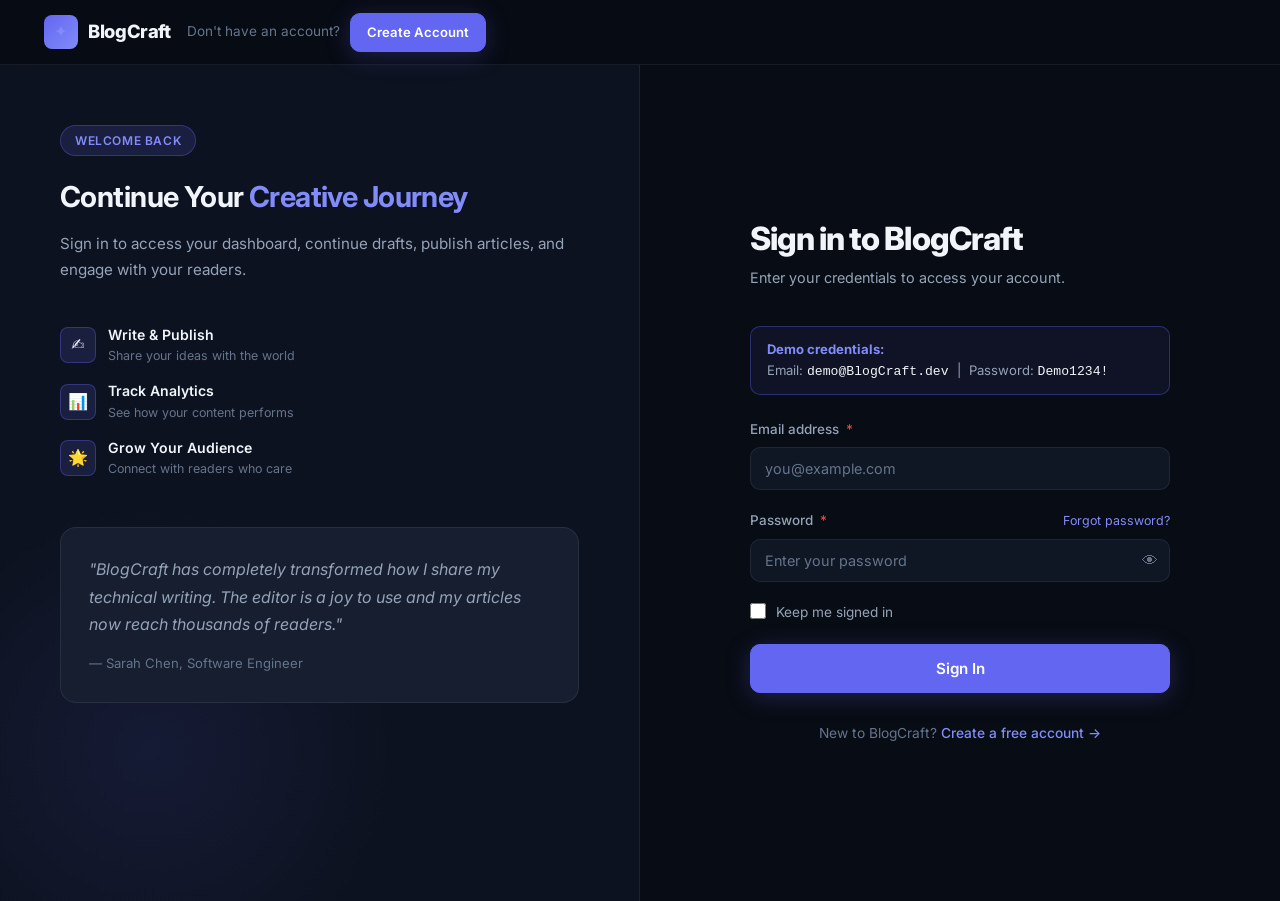
<file: login.html>
﻿<!DOCTYPE html>
<html lang="en">
<head>
  <meta charset="UTF-8">
  <meta name="viewport" content="width=device-width, initial-scale=1.0">
  <meta name="description" content="Log in to your BlogCraft account and continue creating and sharing content.">
  <title>Log In — BlogCraft</title>
  <link rel="stylesheet" href="css/style.css">
  <link rel="stylesheet" href="css/components.css">
  <link rel="stylesheet" href="css/responsive.css">
</head>
<body class="auth-page">

<!-- Minimal navbar for auth pages -->
<nav class="navbar" id="navbar" aria-label="Main navigation">
  <div class="container">
    <div class="nav-inner">
      <a href="index.html" class="nav-logo" aria-label="BlogCraft home">
        <div class="nav-logo-icon" aria-hidden="true">✦</div>
        <span class="nav-logo-text">BlogCraft</span>
      </a>
      <div class="nav-right">
        <span style="font-size:0.85rem;color:var(--text-muted);">Don't have an account?</span>
        <a href="register.html" class="btn btn-primary btn-sm">Create Account</a>
      </div>
    </div>
  </div>
</nav>

<div class="auth-layout">
  <!-- Left decorative panel -->
  <aside class="auth-side" aria-hidden="true">
    <div class="auth-side-content">
      <div class="section-tag" style="margin-bottom:24px;">Welcome Back</div>
      <h2 style="margin-bottom:16px;font-size:1.8rem;">Continue Your <span class="text-accent">Creative Journey</span></h2>
      <p style="color:var(--text-secondary);line-height:1.75;font-size:0.95rem;">
        Sign in to access your dashboard, continue drafts, publish articles, and engage with your readers.
      </p>

      <div style="margin-top:40px;display:flex;flex-direction:column;gap:14px;">
        <div style="display:flex;align-items:center;gap:12px;">
          <div style="width:36px;height:36px;background:var(--accent-glow);border:1px solid var(--border-accent);border-radius:8px;display:flex;align-items:center;justify-content:center;font-size:16px;">✍️</div>
          <div>
            <div style="font-size:0.88rem;font-weight:600;color:var(--text-primary);">Write & Publish</div>
            <div style="font-size:0.78rem;color:var(--text-muted);">Share your ideas with the world</div>
          </div>
        </div>
        <div style="display:flex;align-items:center;gap:12px;">
          <div style="width:36px;height:36px;background:var(--accent-glow);border:1px solid var(--border-accent);border-radius:8px;display:flex;align-items:center;justify-content:center;font-size:16px;">📊</div>
          <div>
            <div style="font-size:0.88rem;font-weight:600;color:var(--text-primary);">Track Analytics</div>
            <div style="font-size:0.78rem;color:var(--text-muted);">See how your content performs</div>
          </div>
        </div>
        <div style="display:flex;align-items:center;gap:12px;">
          <div style="width:36px;height:36px;background:var(--accent-glow);border:1px solid var(--border-accent);border-radius:8px;display:flex;align-items:center;justify-content:center;font-size:16px;">🌟</div>
          <div>
            <div style="font-size:0.88rem;font-weight:600;color:var(--text-primary);">Grow Your Audience</div>
            <div style="font-size:0.78rem;color:var(--text-muted);">Connect with readers who care</div>
          </div>
        </div>
      </div>

      <blockquote class="auth-side-quote" style="margin-top:48px;">
        "BlogCraft has completely transformed how I share my technical writing. The editor is a joy to use and my articles now reach thousands of readers."
        <cite>— Sarah Chen, Software Engineer</cite>
      </blockquote>
    </div>
  </aside>

  <!-- Right login form -->
  <main class="auth-main">
    <div class="auth-form-wrap">
      <div class="auth-form-header">
        <h1>Sign in to BlogCraft</h1>
        <p>Enter your credentials to access your account.</p>
      </div>

      <!-- Demo hint -->
      <div style="background:var(--accent-glow2);border:1px solid var(--border-accent);border-radius:var(--radius-md);padding:12px 16px;margin-bottom:24px;font-size:0.82rem;color:var(--text-secondary);">
        <strong style="color:var(--accent-light);">Demo credentials:</strong><br>
        Email: <code style="color:var(--text-primary);">demo@BlogCraft.dev</code> &nbsp;|&nbsp;
        Password: <code style="color:var(--text-primary);">Demo1234!</code>
      </div>

      <form id="loginForm" novalidate aria-label="Login form">
        <!-- Email -->
        <div class="form-group">
          <label class="form-label" for="loginEmail">
            Email address <span class="required" aria-hidden="true">*</span>
          </label>
          <input
            type="email"
            id="loginEmail"
            class="form-input"
            placeholder="you@example.com"
            autocomplete="email"
            required
            aria-required="true"
            aria-describedby="loginEmailError">
          <span class="form-error" id="loginEmailError" role="alert"></span>
        </div>

        <!-- Password -->
        <div class="form-group">
          <div style="display:flex;justify-content:space-between;align-items:center;margin-bottom:7px;">
            <label class="form-label" for="loginPassword" style="margin-bottom:0;">
              Password <span class="required" aria-hidden="true">*</span>
            </label>
            <a href="#" style="font-size:0.78rem;color:var(--accent-light);" tabindex="0">Forgot password?</a>
          </div>
          <div class="input-wrap">
            <input
              type="password"
              id="loginPassword"
              class="form-input"
              placeholder="Enter your password"
              autocomplete="current-password"
              required
              aria-required="true"
              aria-describedby="loginPassError">
            <button type="button" class="input-action toggle-pw" aria-label="Show password">👁</button>
          </div>
          <span class="form-error" id="loginPassError" role="alert"></span>
        </div>

        <!-- Remember me -->
        <div class="form-group">
          <label class="form-check">
            <input type="checkbox" id="rememberMe" aria-label="Remember me">
            <span class="form-check-label">Keep me signed in</span>
          </label>
        </div>

        <button type="submit" class="btn btn-primary auth-submit" id="loginSubmit">
          Sign In
        </button>
      </form>

      <div class="auth-footer">
        <p>New to BlogCraft? <a href="register.html">Create a free account →</a></p>
      </div>
    </div>
  </main>
</div>

<div class="toast-container" aria-live="polite"></div>
<script src="js/app.js"></script>
<script src="js/auth.js"></script>
</body>
</html>
</file>
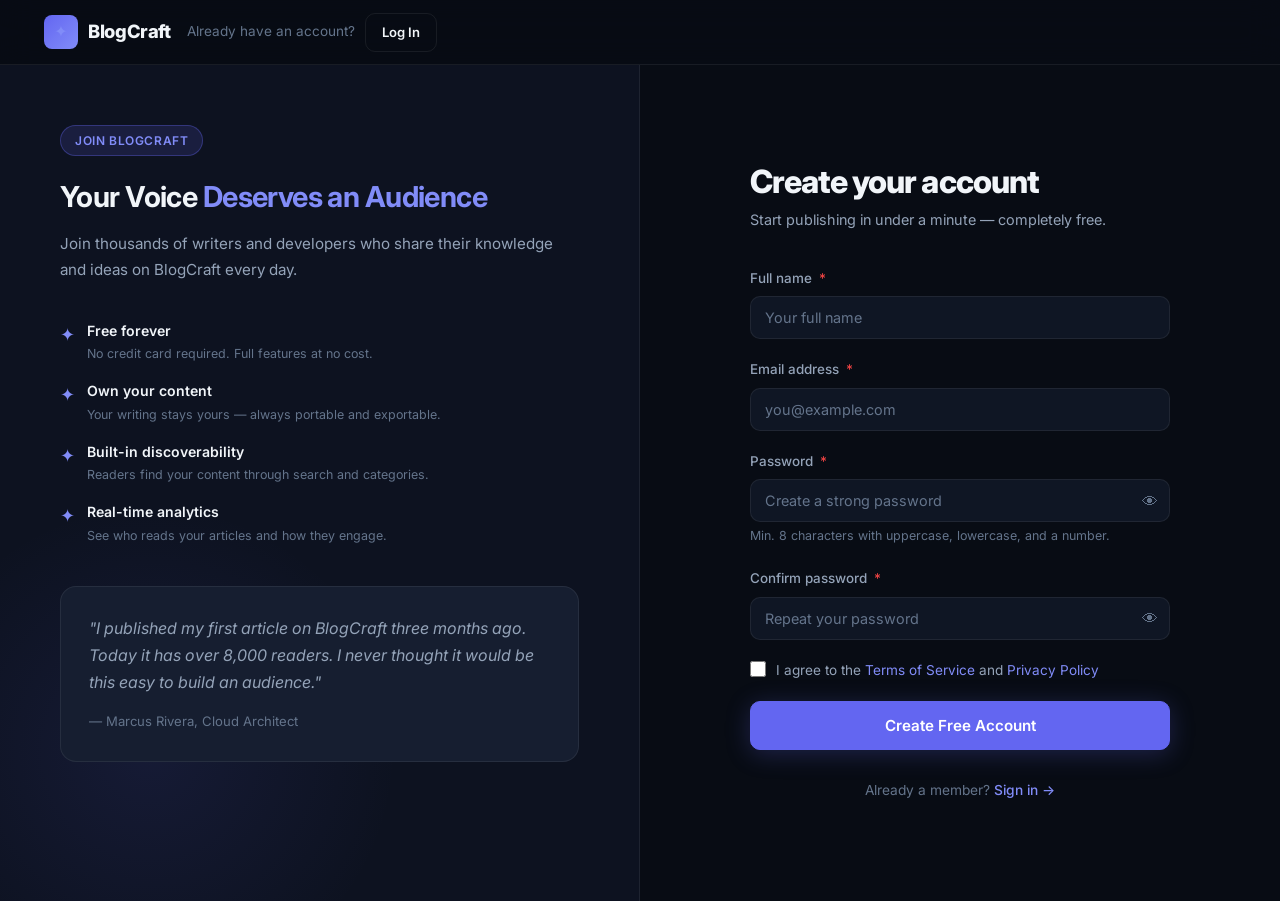
<file: register.html>
﻿<!DOCTYPE html>
<html lang="en">
<head>
  <meta charset="UTF-8">
  <meta name="viewport" content="width=device-width, initial-scale=1.0">
  <meta name="description" content="Create your free BlogCraft account and start publishing today.">
  <title>Create Account — BlogCraft</title>
  <link rel="stylesheet" href="css/style.css">
  <link rel="stylesheet" href="css/components.css">
  <link rel="stylesheet" href="css/responsive.css">
</head>
<body class="auth-page">

<nav class="navbar" id="navbar" aria-label="Main navigation">
  <div class="container">
    <div class="nav-inner">
      <a href="index.html" class="nav-logo" aria-label="BlogCraft home">
        <div class="nav-logo-icon" aria-hidden="true">✦</div>
        <span class="nav-logo-text">BlogCraft</span>
      </a>
      <div class="nav-right">
        <span style="font-size:0.85rem;color:var(--text-muted);">Already have an account?</span>
        <a href="login.html" class="btn btn-secondary btn-sm">Log In</a>
      </div>
    </div>
  </div>
</nav>

<div class="auth-layout">
  <!-- Left decorative panel -->
  <aside class="auth-side" aria-hidden="true">
    <div class="auth-side-content">
      <div class="section-tag" style="margin-bottom:24px;">Join BlogCraft</div>
      <h2 style="margin-bottom:16px;font-size:1.8rem;">Your Voice <span class="text-accent">Deserves an Audience</span></h2>
      <p style="color:var(--text-secondary);line-height:1.75;font-size:0.95rem;">
        Join thousands of writers and developers who share their knowledge and ideas on BlogCraft every day.
      </p>

      <!-- Platform perks -->
      <div style="margin-top:36px;display:flex;flex-direction:column;gap:16px;">
        <div style="display:flex;align-items:flex-start;gap:12px;">
          <span style="color:var(--accent-light);font-size:18px;margin-top:1px;">✦</span>
          <div>
            <div style="font-size:0.88rem;font-weight:600;color:var(--text-primary);">Free forever</div>
            <div style="font-size:0.78rem;color:var(--text-muted);margin-top:2px;">No credit card required. Full features at no cost.</div>
          </div>
        </div>
        <div style="display:flex;align-items:flex-start;gap:12px;">
          <span style="color:var(--accent-light);font-size:18px;margin-top:1px;">✦</span>
          <div>
            <div style="font-size:0.88rem;font-weight:600;color:var(--text-primary);">Own your content</div>
            <div style="font-size:0.78rem;color:var(--text-muted);margin-top:2px;">Your writing stays yours — always portable and exportable.</div>
          </div>
        </div>
        <div style="display:flex;align-items:flex-start;gap:12px;">
          <span style="color:var(--accent-light);font-size:18px;margin-top:1px;">✦</span>
          <div>
            <div style="font-size:0.88rem;font-weight:600;color:var(--text-primary);">Built-in discoverability</div>
            <div style="font-size:0.78rem;color:var(--text-muted);margin-top:2px;">Readers find your content through search and categories.</div>
          </div>
        </div>
        <div style="display:flex;align-items:flex-start;gap:12px;">
          <span style="color:var(--accent-light);font-size:18px;margin-top:1px;">✦</span>
          <div>
            <div style="font-size:0.88rem;font-weight:600;color:var(--text-primary);">Real-time analytics</div>
            <div style="font-size:0.78rem;color:var(--text-muted);margin-top:2px;">See who reads your articles and how they engage.</div>
          </div>
        </div>
      </div>

      <blockquote class="auth-side-quote" style="margin-top:40px;">
        "I published my first article on BlogCraft three months ago. Today it has over 8,000 readers. I never thought it would be this easy to build an audience."
        <cite>— Marcus Rivera, Cloud Architect</cite>
      </blockquote>
    </div>
  </aside>

  <!-- Right register form -->
  <main class="auth-main">
    <div class="auth-form-wrap">
      <div class="auth-form-header">
        <h1>Create your account</h1>
        <p>Start publishing in under a minute — completely free.</p>
      </div>

      <form id="registerForm" novalidate aria-label="Registration form">
        <!-- Full name -->
        <div class="form-group">
          <label class="form-label" for="regName">
            Full name <span class="required" aria-hidden="true">*</span>
          </label>
          <input
            type="text"
            id="regName"
            class="form-input"
            placeholder="Your full name"
            autocomplete="name"
            required aria-required="true"
            aria-describedby="regNameError">
          <span class="form-error" id="regNameError" role="alert"></span>
        </div>

        <!-- Email -->
        <div class="form-group">
          <label class="form-label" for="regEmail">
            Email address <span class="required" aria-hidden="true">*</span>
          </label>
          <input
            type="email"
            id="regEmail"
            class="form-input"
            placeholder="you@example.com"
            autocomplete="email"
            required aria-required="true"
            aria-describedby="regEmailError">
          <span class="form-error" id="regEmailError" role="alert"></span>
        </div>

        <!-- Password -->
        <div class="form-group">
          <label class="form-label" for="regPassword">
            Password <span class="required" aria-hidden="true">*</span>
          </label>
          <div class="input-wrap">
            <input
              type="password"
              id="regPassword"
              class="form-input"
              placeholder="Create a strong password"
              autocomplete="new-password"
              required aria-required="true"
              aria-describedby="regPassError">
            <button type="button" class="input-action toggle-pw" aria-label="Show password">👁</button>
          </div>
          <div id="strengthBar"></div>
          <span class="form-error" id="regPassError" role="alert"></span>
          <span class="form-hint">Min. 8 characters with uppercase, lowercase, and a number.</span>
        </div>

        <!-- Confirm password -->
        <div class="form-group">
          <label class="form-label" for="regConfirm">
            Confirm password <span class="required" aria-hidden="true">*</span>
          </label>
          <div class="input-wrap">
            <input
              type="password"
              id="regConfirm"
              class="form-input"
              placeholder="Repeat your password"
              autocomplete="new-password"
              required aria-required="true"
              aria-describedby="regConfirmError">
            <button type="button" class="input-action toggle-pw" aria-label="Show confirm password">👁</button>
          </div>
          <span class="form-error" id="regConfirmError" role="alert"></span>
        </div>

        <!-- Terms -->
        <div class="form-group">
          <label class="form-check">
            <input type="checkbox" id="regTerms" aria-required="true" aria-describedby="regTermsError">
            <span class="form-check-label">
              I agree to the <a href="#" style="color:var(--accent-light);">Terms of Service</a>
              and <a href="#" style="color:var(--accent-light);">Privacy Policy</a>
            </span>
          </label>
          <span class="form-error" id="regTermsError" role="alert">You must accept the terms to continue.</span>
        </div>

        <button type="submit" class="btn btn-primary auth-submit" id="registerSubmit">
          Create Free Account
        </button>
      </form>

      <div class="auth-footer">
        <p>Already a member? <a href="login.html">Sign in →</a></p>
      </div>
    </div>
  </main>
</div>

<div class="toast-container" aria-live="polite"></div>
<script src="js/app.js"></script>
<script src="js/auth.js"></script>
</body>
</html>
</file>
<file: css/style.css>
﻿/* =========================================================
   BlogCraft — Main Stylesheet
   Design System Tokens & Global Styles
   ========================================================= */

@import url('https://fonts.googleapis.com/css2?family=Inter:wght@300;400;500;600;700;800;900&display=swap');

/* ----- CSS Custom Properties ----- */
:root {
  /* Colors */
  --bg-primary:    #080c14;
  --bg-secondary:  #0d1220;
  --bg-surface:    #121929;
  --bg-elevated:   #182035;
  --bg-card:       #161e30;
  --bg-input:      #0f1624;

  --accent:        #6366f1;
  --accent-light:  #818cf8;
  --accent-dark:   #4f46e5;
  --accent-glow:   rgba(99, 102, 241, 0.15);
  --accent-glow2:  rgba(99, 102, 241, 0.08);

  --text-primary:  #f1f5f9;
  --text-secondary:#94a3b8;
  --text-muted:    #64748b;
  --text-accent:   #818cf8;

  --border:        rgba(255,255,255,0.07);
  --border-accent: rgba(99,102,241,0.35);
  --divider:       rgba(255,255,255,0.05);

  --success:       #22c55e;
  --success-bg:    rgba(34,197,94,0.1);
  --warning:       #f59e0b;
  --warning-bg:    rgba(245,158,11,0.1);
  --danger:        #ef4444;
  --danger-bg:     rgba(239,68,68,0.1);

  /* Spacing */
  --section-gap:   100px;
  --container-max: 1240px;
  --radius-sm:     6px;
  --radius-md:     10px;
  --radius-lg:     16px;
  --radius-xl:     24px;

  /* Shadows */
  --shadow-sm:  0 1px 3px rgba(0,0,0,0.4);
  --shadow-md:  0 4px 16px rgba(0,0,0,0.5);
  --shadow-lg:  0 8px 32px rgba(0,0,0,0.6);
  --shadow-accent: 0 4px 24px rgba(99,102,241,0.25);

  /* Transitions */
  --transition: 0.22s ease;
  --transition-slow: 0.4s ease;
}

/* ----- Reset & Base ----- */
*, *::before, *::after { box-sizing: border-box; margin: 0; padding: 0; }

html { scroll-behavior: smooth; font-size: 16px; }

body {
  font-family: 'Inter', system-ui, sans-serif;
  background-color: var(--bg-primary);
  color: var(--text-primary);
  line-height: 1.6;
  overflow-x: hidden;
  -webkit-font-smoothing: antialiased;
}

a { color: var(--accent-light); text-decoration: none; transition: color var(--transition); }
a:hover { color: var(--accent); }
img { max-width: 100%; display: block; }
button { font-family: inherit; cursor: pointer; }
input, textarea, select { font-family: inherit; }

/* ----- Container ----- */
.container {
  max-width: var(--container-max);
  margin: 0 auto;
  padding: 0 24px;
}

/* ----- Typography ----- */
h1 { font-size: clamp(2.2rem, 5vw, 3.8rem); font-weight: 800; line-height: 1.1; letter-spacing: -0.03em; }
h2 { font-size: clamp(1.8rem, 3.5vw, 2.6rem); font-weight: 700; line-height: 1.2; letter-spacing: -0.02em; }
h3 { font-size: clamp(1.1rem, 2vw, 1.4rem); font-weight: 600; line-height: 1.3; }
h4 { font-size: 1.05rem; font-weight: 600; }
p  { line-height: 1.75; }

/* =========================================================
   BUTTONS
   ========================================================= */
.btn {
  display: inline-flex;
  align-items: center;
  gap: 8px;
  padding: 12px 24px;
  border-radius: var(--radius-md);
  font-size: 0.9rem;
  font-weight: 600;
  border: 1.5px solid transparent;
  transition: all var(--transition);
  white-space: nowrap;
  user-select: none;
  position: relative;
  overflow: hidden;
}
.btn::after {
  content: '';
  position: absolute; inset: 0;
  background: rgba(255,255,255,0);
  transition: background var(--transition);
}
.btn:hover::after { background: rgba(255,255,255,0.06); }
.btn:active { transform: translateY(1px); }
.btn:focus-visible { outline: 2px solid var(--accent); outline-offset: 3px; }

.btn-primary {
  background: var(--accent);
  color: #fff;
  border-color: var(--accent);
  box-shadow: var(--shadow-accent);
}
.btn-primary:hover { background: var(--accent-dark); border-color: var(--accent-dark); color: #fff; box-shadow: 0 6px 28px rgba(99,102,241,0.4); }

.btn-secondary {
  background: transparent;
  color: var(--text-primary);
  border-color: var(--border);
}
.btn-secondary:hover { border-color: var(--accent); color: var(--accent-light); }

.btn-outline-accent {
  background: transparent;
  color: var(--accent-light);
  border-color: var(--border-accent);
}
.btn-outline-accent:hover { background: var(--accent-glow); color: var(--accent-light); }

.btn-danger {
  background: var(--danger-bg);
  color: var(--danger);
  border-color: rgba(239,68,68,0.3);
}
.btn-danger:hover { background: var(--danger); color: #fff; }

.btn-sm  { padding: 8px 16px; font-size: 0.82rem; }
.btn-lg  { padding: 15px 32px; font-size: 1rem; }
.btn-icon { width: 38px; height: 38px; padding: 0; justify-content: center; border-radius: var(--radius-sm); }

.btn:disabled { opacity: 0.45; pointer-events: none; }

/* =========================================================
   NAVBAR
   ========================================================= */
.navbar {
  position: sticky;
  top: 0;
  z-index: 1000;
  background: rgba(8, 12, 20, 0.85);
  backdrop-filter: blur(16px);
  -webkit-backdrop-filter: blur(16px);
  border-bottom: 1px solid var(--border);
  transition: background var(--transition-slow);
}
.navbar.scrolled { background: rgba(8, 12, 20, 0.97); }

.nav-inner {
  display: flex;
  align-items: center;
  height: 64px;
  gap: 16px;
}

.nav-logo {
  display: flex;
  align-items: center;
  gap: 10px;
  text-decoration: none;
  flex-shrink: 0;
}
.nav-logo-icon {
  width: 34px; height: 34px;
  background: linear-gradient(135deg, var(--accent), var(--accent-light));
  border-radius: 8px;
  display: flex; align-items: center; justify-content: center;
  font-size: 16px;
  flex-shrink: 0;
}
.nav-logo-text { font-size: 1.15rem; font-weight: 800; color: var(--text-primary); letter-spacing: -0.02em; }

.nav-center {
  display: flex;
  align-items: center;
  gap: 4px;
  margin: 0 auto;
}
.nav-link {
  padding: 7px 14px;
  border-radius: var(--radius-sm);
  font-size: 0.88rem;
  font-weight: 500;
  color: var(--text-secondary);
  transition: all var(--transition);
}
.nav-link:hover { color: var(--text-primary); background: var(--accent-glow2); }
.nav-link.active { color: var(--accent-light); background: var(--accent-glow); }

.nav-right { display: flex; align-items: center; gap: 10px; flex-shrink: 0; }

.hamburger {
  display: none;
  flex-direction: column;
  gap: 5px;
  background: none;
  border: none;
  padding: 6px;
  cursor: pointer;
  margin-left: auto;
}
.hamburger span {
  display: block;
  width: 22px; height: 2px;
  background: var(--text-secondary);
  border-radius: 2px;
  transition: all var(--transition);
}
.hamburger.open span:nth-child(1) { transform: rotate(45deg) translate(5px, 5px); }
.hamburger.open span:nth-child(2) { opacity: 0; transform: scaleX(0); }
.hamburger.open span:nth-child(3) { transform: rotate(-45deg) translate(5px, -5px); }

.mobile-menu {
  display: none;
  flex-direction: column;
  gap: 4px;
  padding: 16px 24px 20px;
  border-top: 1px solid var(--border);
  background: rgba(8,12,20,0.97);
}
.mobile-menu.open { display: flex; }
.mobile-menu .nav-link { display: block; padding: 10px 14px; font-size: 0.95rem; }
.mobile-menu-actions { display: flex; gap: 10px; margin-top: 12px; }
.mobile-menu-actions .btn { flex: 1; justify-content: center; }

/* =========================================================
   HERO SECTION
   ========================================================= */
.hero {
  padding: 90px 0 80px;
  position: relative;
  overflow: hidden;
}
.hero::before {
  content: '';
  position: absolute;
  top: -200px; left: 50%;
  transform: translateX(-50%);
  width: 900px; height: 600px;
  background: radial-gradient(ellipse at center, rgba(99,102,241,0.12) 0%, transparent 70%);
  pointer-events: none;
}

.hero-grid {
  display: grid;
  grid-template-columns: 1fr 1fr;
  gap: 60px;
  align-items: center;
}

.hero-badge {
  display: inline-flex;
  align-items: center;
  gap: 8px;
  padding: 6px 14px;
  background: var(--accent-glow);
  border: 1px solid var(--border-accent);
  border-radius: 999px;
  font-size: 0.78rem;
  font-weight: 600;
  color: var(--accent-light);
  margin-bottom: 24px;
  letter-spacing: 0.03em;
  text-transform: uppercase;
}
.hero-badge-dot {
  width: 6px; height: 6px;
  background: var(--accent-light);
  border-radius: 50%;
  animation: pulse 2s infinite;
}

.hero-title {
  margin-bottom: 20px;
  color: var(--text-primary);
}
.hero-title .highlight {
  background: linear-gradient(135deg, var(--accent-light), #a78bfa);
  -webkit-background-clip: text;
  -webkit-text-fill-color: transparent;
  background-clip: text;
}

.hero-desc {
  font-size: 1.05rem;
  color: var(--text-secondary);
  margin-bottom: 36px;
  max-width: 480px;
}

.hero-cta { display: flex; gap: 14px; flex-wrap: wrap; }

.hero-visual {
  position: relative;
  display: flex;
  align-items: center;
  justify-content: center;
}
.hero-img-wrap {
  position: relative;
  border-radius: var(--radius-xl);
  overflow: hidden;
  box-shadow: 0 24px 80px rgba(0,0,0,0.7), 0 0 0 1px var(--border);
}
.hero-img-wrap img { width: 100%; display: block; }
.hero-img-glow {
  position: absolute;
  inset: -2px;
  background: linear-gradient(135deg, rgba(99,102,241,0.2), rgba(139,92,246,0.1));
  border-radius: var(--radius-xl);
  z-index: -1;
  filter: blur(20px);
}

.hero-stats {
  display: flex;
  gap: 28px;
  margin-top: 44px;
  padding-top: 36px;
  border-top: 1px solid var(--divider);
}
.hero-stat-value { font-size: 1.6rem; font-weight: 800; color: var(--text-primary); }
.hero-stat-label { font-size: 0.78rem; color: var(--text-muted); margin-top: 2px; }

/* =========================================================
   SECTION HEADERS
   ========================================================= */
.section-header {
  text-align: center;
  margin-bottom: 56px;
}
.section-tag {
  display: inline-block;
  padding: 5px 14px;
  background: var(--accent-glow);
  border: 1px solid var(--border-accent);
  border-radius: 999px;
  font-size: 0.75rem;
  font-weight: 600;
  color: var(--accent-light);
  letter-spacing: 0.05em;
  text-transform: uppercase;
  margin-bottom: 16px;
}
.section-header h2 { margin-bottom: 14px; }
.section-header p { font-size: 1rem; color: var(--text-secondary); max-width: 520px; margin: 0 auto; }

/* =========================================================
   FEATURES SECTION
   ========================================================= */
.features-section { padding: var(--section-gap) 0; }

.features-grid {
  display: grid;
  grid-template-columns: repeat(3, 1fr);
  gap: 20px;
}

.feature-card {
  background: var(--bg-card);
  border: 1px solid var(--border);
  border-radius: var(--radius-lg);
  padding: 28px;
  transition: all var(--transition);
  position: relative;
  overflow: hidden;
}
.feature-card::before {
  content: '';
  position: absolute;
  top: 0; left: 0; right: 0;
  height: 2px;
  background: linear-gradient(90deg, transparent, var(--accent), transparent);
  opacity: 0;
  transition: opacity var(--transition);
}
.feature-card:hover { border-color: var(--border-accent); transform: translateY(-4px); box-shadow: var(--shadow-lg), var(--shadow-accent); }
.feature-card:hover::before { opacity: 1; }

.feature-icon {
  width: 48px; height: 48px;
  background: var(--accent-glow);
  border: 1px solid var(--border-accent);
  border-radius: var(--radius-md);
  display: flex; align-items: center; justify-content: center;
  font-size: 22px;
  margin-bottom: 18px;
}
.feature-card h3 { margin-bottom: 10px; }
.feature-card p { font-size: 0.88rem; color: var(--text-secondary); line-height: 1.7; }

/* =========================================================
   SEARCH + FILTER BAR
   ========================================================= */
.search-filter-bar {
  display: flex;
  gap: 14px;
  align-items: center;
  flex-wrap: wrap;
  margin-bottom: 36px;
}
.search-wrap {
  position: relative;
  flex: 1;
  min-width: 200px;
}
.search-icon {
  position: absolute;
  left: 14px; top: 50%;
  transform: translateY(-50%);
  color: var(--text-muted);
  pointer-events: none;
  font-size: 16px;
}
.search-input {
  width: 100%;
  padding: 11px 14px 11px 42px;
  background: var(--bg-card);
  border: 1px solid var(--border);
  border-radius: var(--radius-md);
  color: var(--text-primary);
  font-size: 0.88rem;
  transition: border-color var(--transition);
}
.search-input::placeholder { color: var(--text-muted); }
.search-input:focus { outline: none; border-color: var(--accent); }

.filter-select {
  padding: 11px 36px 11px 14px;
  background: var(--bg-card);
  border: 1px solid var(--border);
  border-radius: var(--radius-md);
  color: var(--text-secondary);
  font-size: 0.88rem;
  appearance: none;
  background-image: url("data:image/svg+xml,%3Csvg xmlns='http://www.w3.org/2000/svg' width='12' height='12' viewBox='0 0 12 12'%3E%3Cpath fill='%2364748b' d='M6 8L1 3h10z'/%3E%3C/svg%3E");
  background-repeat: no-repeat;
  background-position: right 12px center;
  cursor: pointer;
  transition: border-color var(--transition);
  min-width: 150px;
}
.filter-select:focus { outline: none; border-color: var(--accent); }

/* =========================================================
   CONTENT CARDS (Article Cards)
   ========================================================= */
.content-section { padding: var(--section-gap) 0; }

.cards-grid {
  display: grid;
  grid-template-columns: repeat(3, 1fr);
  gap: 24px;
}

.article-card {
  background: var(--bg-card);
  border: 1px solid var(--border);
  border-radius: var(--radius-lg);
  overflow: hidden;
  transition: all var(--transition);
  display: flex;
  flex-direction: column;
  cursor: pointer;
}
.article-card:hover { border-color: var(--border-accent); transform: translateY(-4px); box-shadow: var(--shadow-lg); }

.card-image {
  position: relative;
  aspect-ratio: 16 / 9;
  overflow: hidden;
  background: var(--bg-elevated);
}
.card-image img {
  width: 100%; height: 100%;
  object-fit: cover;
  transition: transform var(--transition-slow);
}
.article-card:hover .card-image img { transform: scale(1.04); }

.card-category {
  position: absolute;
  top: 12px; left: 12px;
  padding: 4px 10px;
  background: rgba(8,12,20,0.82);
  backdrop-filter: blur(8px);
  border: 1px solid var(--border);
  border-radius: 999px;
  font-size: 0.7rem;
  font-weight: 600;
  color: var(--accent-light);
  text-transform: uppercase;
  letter-spacing: 0.04em;
}

.card-body { padding: 22px; flex: 1; display: flex; flex-direction: column; }
.card-title {
  font-size: 1rem;
  font-weight: 700;
  color: var(--text-primary);
  margin-bottom: 10px;
  line-height: 1.4;
  display: -webkit-box;
  -webkit-line-clamp: 2;
  -webkit-box-orient: vertical;
  overflow: hidden;
}
.card-desc {
  font-size: 0.84rem;
  color: var(--text-secondary);
  line-height: 1.65;
  margin-bottom: 18px;
  flex: 1;
  display: -webkit-box;
  -webkit-line-clamp: 3;
  -webkit-box-orient: vertical;
  overflow: hidden;
}
.card-footer {
  display: flex;
  align-items: center;
  justify-content: space-between;
  padding-top: 14px;
  border-top: 1px solid var(--divider);
}
.card-author {
  display: flex;
  align-items: center;
  gap: 8px;
  font-size: 0.8rem;
  color: var(--text-muted);
}
.card-avatar {
  width: 28px; height: 28px;
  border-radius: 50%;
  background: linear-gradient(135deg, var(--accent), var(--accent-light));
  display: flex; align-items: center; justify-content: center;
  font-size: 11px;
  font-weight: 700;
  color: #fff;
  flex-shrink: 0;
}
.card-read-more {
  font-size: 0.8rem;
  font-weight: 600;
  color: var(--accent-light);
  display: flex; align-items: center; gap: 4px;
  transition: gap var(--transition);
}
.card-read-more:hover { gap: 8px; }

/* =========================================================
   ABOUT SECTION
   ========================================================= */
.about-section {
  padding: var(--section-gap) 0;
  background: linear-gradient(180deg, transparent, rgba(99,102,241,0.04), transparent);
}

.about-grid {
  display: grid;
  grid-template-columns: 1fr 1fr;
  gap: 72px;
  align-items: center;
}
.about-tag { margin-bottom: 18px; }
.about-text h2 { margin-bottom: 20px; }
.about-text p { color: var(--text-secondary); margin-bottom: 16px; font-size: 0.95rem; }
.about-benefits { list-style: none; margin: 24px 0 36px; display: flex; flex-direction: column; gap: 12px; }
.about-benefit {
  display: flex;
  align-items: flex-start;
  gap: 12px;
  font-size: 0.9rem;
  color: var(--text-secondary);
}
.benefit-icon { color: var(--accent-light); font-size: 16px; margin-top: 2px; flex-shrink: 0; }

.about-visual { position: relative; }
.about-stats-grid {
  display: grid;
  grid-template-columns: 1fr 1fr;
  gap: 16px;
}
.about-stat-card {
  background: var(--bg-card);
  border: 1px solid var(--border);
  border-radius: var(--radius-lg);
  padding: 24px;
  text-align: center;
  transition: all var(--transition);
}
.about-stat-card:hover { border-color: var(--border-accent); }
.about-stat-num { font-size: 2rem; font-weight: 800; color: var(--accent-light); margin-bottom: 6px; }
.about-stat-label { font-size: 0.8rem; color: var(--text-muted); }

/* =========================================================
   CTA SECTION
   ========================================================= */
.cta-section { padding: var(--section-gap) 0; }
.cta-box {
  background: var(--bg-card);
  border: 1px solid var(--border-accent);
  border-radius: var(--radius-xl);
  padding: 72px 48px;
  text-align: center;
  position: relative;
  overflow: hidden;
}
.cta-box::before {
  content: '';
  position: absolute;
  top: -60%; left: 50%;
  transform: translateX(-50%);
  width: 600px; height: 400px;
  background: radial-gradient(ellipse, rgba(99,102,241,0.15) 0%, transparent 70%);
  pointer-events: none;
}
.cta-box h2 { margin-bottom: 16px; }
.cta-box p { color: var(--text-secondary); margin-bottom: 36px; font-size: 1rem; max-width: 480px; margin-left: auto; margin-right: auto; }
.cta-actions { display: flex; gap: 14px; justify-content: center; flex-wrap: wrap; }

/* =========================================================
   FOOTER
   ========================================================= */
.footer {
  background: var(--bg-secondary);
  border-top: 1px solid var(--border);
  padding: 64px 0 32px;
}
.footer-grid {
  display: grid;
  grid-template-columns: 2fr 1fr 1fr 1fr;
  gap: 48px;
  margin-bottom: 48px;
}
.footer-brand p { color: var(--text-muted); font-size: 0.85rem; margin-top: 14px; line-height: 1.7; max-width: 240px; }
.footer-col h4 { font-size: 0.82rem; font-weight: 700; text-transform: uppercase; letter-spacing: 0.07em; color: var(--text-muted); margin-bottom: 16px; }
.footer-col ul { list-style: none; display: flex; flex-direction: column; gap: 10px; }
.footer-col ul a { font-size: 0.88rem; color: var(--text-secondary); transition: color var(--transition); }
.footer-col ul a:hover { color: var(--text-primary); }

.footer-social { display: flex; gap: 10px; margin-top: 20px; }
.social-btn {
  width: 36px; height: 36px;
  background: var(--bg-elevated);
  border: 1px solid var(--border);
  border-radius: var(--radius-sm);
  display: flex; align-items: center; justify-content: center;
  font-size: 15px;
  color: var(--text-muted);
  transition: all var(--transition);
  text-decoration: none;
}
.social-btn:hover { background: var(--accent-glow); border-color: var(--border-accent); color: var(--accent-light); }

.footer-bottom {
  display: flex;
  align-items: center;
  justify-content: space-between;
  padding-top: 28px;
  border-top: 1px solid var(--divider);
  font-size: 0.82rem;
  color: var(--text-muted);
  flex-wrap: wrap;
  gap: 12px;
}

/* =========================================================
   TOAST NOTIFICATIONS
   ========================================================= */
.toast-container {
  position: fixed;
  bottom: 24px; right: 24px;
  z-index: 9999;
  display: flex;
  flex-direction: column;
  gap: 10px;
  max-width: 340px;
  width: 100%;
}
.toast {
  background: var(--bg-elevated);
  border: 1px solid var(--border);
  border-radius: var(--radius-md);
  padding: 14px 18px;
  display: flex; align-items: center; gap: 12px;
  box-shadow: var(--shadow-lg);
  animation: slideInToast 0.3s ease;
}
.toast.success { border-color: rgba(34,197,94,0.3); }
.toast.error   { border-color: rgba(239,68,68,0.3); }
.toast.info    { border-color: var(--border-accent); }
.toast-icon { font-size: 18px; flex-shrink: 0; }
.toast-msg { font-size: 0.85rem; color: var(--text-primary); flex: 1; }
.toast-close { background: none; border: none; color: var(--text-muted); cursor: pointer; font-size: 16px; padding: 0; line-height: 1; }
.toast-close:hover { color: var(--text-primary); }
.toast.removing { animation: slideOutToast 0.3s ease forwards; }

/* =========================================================
   MODAL
   ========================================================= */
.modal-overlay {
  position: fixed; inset: 0;
  background: rgba(0,0,0,0.7);
  backdrop-filter: blur(6px);
  z-index: 2000;
  display: flex; align-items: center; justify-content: center;
  padding: 24px;
  opacity: 0; pointer-events: none;
  transition: opacity var(--transition);
}
.modal-overlay.open { opacity: 1; pointer-events: all; }
.modal {
  background: var(--bg-surface);
  border: 1px solid var(--border);
  border-radius: var(--radius-xl);
  padding: 36px;
  width: 100%; max-width: 520px;
  transform: translateY(20px);
  transition: transform var(--transition);
}
.modal-overlay.open .modal { transform: translateY(0); }
.modal-header { display: flex; align-items: center; justify-content: space-between; margin-bottom: 24px; }
.modal-header h3 { font-size: 1.2rem; }
.modal-close { background: none; border: none; color: var(--text-muted); cursor: pointer; font-size: 20px; padding: 4px; }
.modal-close:hover { color: var(--text-primary); }
.modal-actions { display: flex; gap: 12px; justify-content: flex-end; margin-top: 24px; }

/* =========================================================
   TAGS / BADGES
   ========================================================= */
.badge {
  display: inline-block;
  padding: 3px 10px;
  border-radius: 999px;
  font-size: 0.72rem;
  font-weight: 600;
}
.badge-published { background: var(--success-bg); color: var(--success); }
.badge-draft     { background: var(--warning-bg); color: var(--warning); }
.badge-tech      { background: var(--accent-glow); color: var(--accent-light); }

/* =========================================================
   CARD EMPTY STATE
   ========================================================= */
.empty-state {
  text-align: center;
  padding: 64px 24px;
  color: var(--text-muted);
}
.empty-state .empty-icon { font-size: 48px; margin-bottom: 16px; opacity: 0.4; }
.empty-state p { font-size: 0.95rem; }

/* =========================================================
   SCROLL ANIMATIONS
   ========================================================= */
.fade-up {
  opacity: 0;
  transform: translateY(28px);
  transition: opacity 0.6s ease, transform 0.6s ease;
}
.fade-up.visible { opacity: 1; transform: translateY(0); }

@keyframes pulse {
  0%, 100% { opacity: 1; }
  50% { opacity: 0.4; }
}
@keyframes slideInToast {
  from { transform: translateX(100%); opacity: 0; }
  to   { transform: translateX(0); opacity: 1; }
}
@keyframes slideOutToast {
  from { transform: translateX(0); opacity: 1; }
  to   { transform: translateX(110%); opacity: 0; }
}
@keyframes fadeIn {
  from { opacity: 0; }
  to   { opacity: 1; }
}

/* =========================================================
   UTILITY CLASSES
   ========================================================= */
.visually-hidden { position: absolute; width: 1px; height: 1px; overflow: hidden; clip: rect(0,0,0,0); white-space: nowrap; }
.text-accent { color: var(--accent-light); }
.text-muted  { color: var(--text-muted); }
.text-center { text-align: center; }
.flex-center { display: flex; align-items: center; justify-content: center; }
.mt-2 { margin-top: 8px; }
.mt-4 { margin-top: 16px; }
.gap-2 { gap: 8px; }
</file>
<file: css/responsive.css>
﻿/* =========================================================
   BlogCraft — Responsive Stylesheet
   Breakpoints: tablet ≤ 900px, mobile ≤ 600px
   ========================================================= */

/* ============================
   TABLET (≤ 1024px)
   ============================ */
@media (max-width: 1024px) {
  :root { --section-gap: 72px; }

  .features-grid { grid-template-columns: repeat(2, 1fr); }
  .cards-grid    { grid-template-columns: repeat(2, 1fr); }
  .footer-grid   { grid-template-columns: 1fr 1fr; gap: 36px; }

  .hero-grid { gap: 40px; }
  .about-grid { gap: 44px; }

  .stats-grid { grid-template-columns: repeat(2, 1fr); }

  .create-layout { grid-template-columns: 1fr 260px; }
  .details-layout { grid-template-columns: 1fr 280px; }
}

/* ============================
   SMALL TABLET (≤ 900px)
   ============================ */
@media (max-width: 900px) {
  h1 { font-size: 2.4rem; }
  h2 { font-size: 1.8rem; }

  /* Navbar */
  .nav-center { display: none; }
  .hamburger  { display: flex; }
  .nav-right .btn-secondary { display: none; }

  /* Hero */
  .hero { padding: 64px 0 56px; }
  .hero-grid { grid-template-columns: 1fr; text-align: center; gap: 44px; }
  .hero-desc { margin: 0 auto 36px; }
  .hero-cta { justify-content: center; }
  .hero-stats { justify-content: center; }
  .hero-visual { max-width: 560px; margin: 0 auto; }

  /* About */
  .about-grid { grid-template-columns: 1fr; gap: 40px; }
  .about-stats-grid { grid-template-columns: repeat(4, 1fr); }

  /* Auth */
  .auth-layout { grid-template-columns: 1fr; }
  .auth-side   { display: none; }
  .auth-main   { padding: 40px 24px; }

  /* Dashboard */
  .sidebar { transform: translateX(-100%); }
  .sidebar.open { transform: translateX(0); }
  .sidebar-close { display: block; }
  .sidebar-toggle { display: block; }
  .dashboard-content { margin-left: 0; }
  .dash-main { padding: 24px 20px; }

  /* Create */
  .create-layout { grid-template-columns: 1fr; }
  .create-sidebar-col { order: -1; }

  /* Details */
  .details-layout { grid-template-columns: 1fr; }
  .details-sidebar { order: -1; }
  .details-hero { height: 300px; }
  .details-hero-content { padding: 24px; }
}

/* ============================
   MOBILE (≤ 600px)
   ============================ */
@media (max-width: 600px) {
  :root { --section-gap: 56px; }

  .container { padding: 0 16px; }

  h1 { font-size: 2rem; }
  h2 { font-size: 1.6rem; }

  /* Navbar */
  .nav-logo-text { font-size: 1rem; }
  .mobile-menu-actions .btn { font-size: 0.85rem; padding: 10px 16px; }

  /* Hero */
  .hero { padding: 48px 0 44px; }
  .hero-cta { flex-direction: column; width: 100%; }
  .hero-cta .btn { justify-content: center; }
  .hero-stats { gap: 20px; flex-wrap: wrap; }

  /* Features */
  .features-grid { grid-template-columns: 1fr; }
  .feature-card { padding: 22px 20px; }

  /* Cards */
  .cards-grid { grid-template-columns: 1fr; }

  /* About stats */
  .about-stats-grid { grid-template-columns: 1fr 1fr; }

  /* CTA */
  .cta-box { padding: 44px 24px; }
  .cta-actions { flex-direction: column; }
  .cta-actions .btn { justify-content: center; }

  /* Footer */
  .footer-grid { grid-template-columns: 1fr; gap: 28px; }
  .footer-bottom { flex-direction: column; align-items: center; text-align: center; }
  .footer-brand p { max-width: 100%; }

  /* Auth */
  .auth-main { padding: 32px 16px; }
  .form-row  { grid-template-columns: 1fr; }

  /* Dashboard stats */
  .stats-grid { grid-template-columns: 1fr 1fr; gap: 12px; }
  .stat-value { font-size: 1.5rem; }

  /* Table — responsive card view */
  .data-table thead { display: none; }
  .data-table, .data-table tbody, .data-table tr, .data-table td { display: block; width: 100%; }
  .data-table tr {
    border-bottom: 1px solid var(--border);
    padding: 14px 20px;
    position: relative;
  }
  .data-table td {
    border-bottom: none;
    padding: 4px 0;
    display: flex;
    align-items: flex-start;
    gap: 8px;
  }
  .data-table td::before {
    content: attr(data-label);
    font-size: 0.72rem;
    color: var(--text-muted);
    font-weight: 600;
    text-transform: uppercase;
    letter-spacing: 0.05em;
    min-width: 80px;
    flex-shrink: 0;
  }
  .table-actions { flex-wrap: wrap; }

  /* Details */
  .details-hero { height: 220px; }
  .details-hero-content { padding: 16px; }
  .article-meta { gap: 12px; }

  /* Dash topbar */
  .dash-topbar { padding: 12px 16px; }
  .dash-user-info span:first-child { display: none; }

  /* Create */
  .create-layout { padding: 20px 16px; }
  .create-actions { flex-direction: column; }
  .create-actions .btn { justify-content: center; }

  /* Toast */
  .toast-container { right: 12px; left: 12px; max-width: 100%; bottom: 16px; }
}

/* ============================
   REDUCED MOTION
   ============================ */
@media (prefers-reduced-motion: reduce) {
  *, *::before, *::after { animation-duration: 0.01ms !important; transition-duration: 0.01ms !important; }
  .fade-up { opacity: 1 !important; transform: none !important; }
}
</file>
<file: css/components.css>
﻿/* =========================================================
   BlogCraft — Components Stylesheet
   Auth, Dashboard, Forms, Tables, Details
   ========================================================= */

/* =========================================================
   AUTH PAGES (Login & Register)
   ========================================================= */
.auth-page {
  min-height: 100vh;
  display: flex;
  flex-direction: column;
  background: var(--bg-primary);
}

.auth-layout {
  flex: 1;
  display: grid;
  grid-template-columns: 1fr 1fr;
  min-height: calc(100vh - 64px);
}

.auth-side {
  background: var(--bg-secondary);
  border-right: 1px solid var(--border);
  display: flex;
  flex-direction: column;
  padding: 60px;
  position: relative;
  overflow: hidden;
}
.auth-side::before {
  content: '';
  position: absolute;
  bottom: -100px; left: -100px;
  width: 500px; height: 500px;
  background: radial-gradient(circle, rgba(99,102,241,0.1) 0%, transparent 70%);
  pointer-events: none;
}
.auth-side-content { position: relative; z-index: 1; }
.auth-side-quote {
  margin-top: auto;
  padding: 28px;
  background: var(--bg-card);
  border: 1px solid var(--border);
  border-radius: var(--radius-lg);
  font-size: 1rem;
  color: var(--text-secondary);
  line-height: 1.7;
  font-style: italic;
}
.auth-side-quote cite { display: block; margin-top: 14px; font-style: normal; font-size: 0.82rem; color: var(--text-muted); }

.auth-main {
  display: flex;
  align-items: center;
  justify-content: center;
  padding: 48px 60px;
}
.auth-form-wrap { width: 100%; max-width: 420px; }
.auth-form-header { margin-bottom: 36px; }
.auth-form-header h1 { font-size: 2rem; margin-bottom: 8px; }
.auth-form-header p { font-size: 0.9rem; color: var(--text-secondary); }

/* Form Group */
.form-group { margin-bottom: 20px; }
.form-label {
  display: block;
  font-size: 0.84rem;
  font-weight: 500;
  color: var(--text-secondary);
  margin-bottom: 7px;
}
.form-label .required { color: var(--danger); margin-left: 3px; }

.form-input, .form-textarea, .form-select {
  width: 100%;
  padding: 12px 14px;
  background: var(--bg-input);
  border: 1.5px solid var(--border);
  border-radius: var(--radius-md);
  color: var(--text-primary);
  font-size: 0.9rem;
  transition: border-color var(--transition), box-shadow var(--transition);
}
.form-input::placeholder, .form-textarea::placeholder { color: var(--text-muted); }
.form-input:focus, .form-textarea:focus, .form-select:focus {
  outline: none;
  border-color: var(--accent);
  box-shadow: 0 0 0 3px var(--accent-glow);
}
.form-input.error, .form-textarea.error { border-color: var(--danger); }
.form-input.error:focus { box-shadow: 0 0 0 3px var(--danger-bg); }
.form-input.success { border-color: var(--success); }
.form-textarea { resize: vertical; min-height: 160px; line-height: 1.6; }
.form-select { appearance: none; cursor: pointer; }

.form-error { font-size: 0.78rem; color: var(--danger); margin-top: 6px; display: none; }
.form-error.visible { display: block; }
.form-hint { font-size: 0.78rem; color: var(--text-muted); margin-top: 6px; }

.input-wrap { position: relative; }
.input-wrap .form-input { padding-right: 44px; }
.input-action {
  position: absolute;
  right: 12px; top: 50%;
  transform: translateY(-50%);
  background: none;
  border: none;
  color: var(--text-muted);
  cursor: pointer;
  font-size: 16px;
  transition: color var(--transition);
}
.input-action:hover { color: var(--text-primary); }

.form-row { display: grid; grid-template-columns: 1fr 1fr; gap: 16px; }

.form-check { display: flex; align-items: flex-start; gap: 10px; cursor: pointer; }
.form-check input[type="checkbox"] {
  width: 16px; height: 16px; margin-top: 1px;
  accent-color: var(--accent);
  flex-shrink: 0;
  cursor: pointer;
}
.form-check-label { font-size: 0.85rem; color: var(--text-secondary); }

.auth-divider { display: flex; align-items: center; gap: 12px; margin: 24px 0; color: var(--text-muted); font-size: 0.82rem; }
.auth-divider::before, .auth-divider::after { content: ''; flex: 1; height: 1px; background: var(--border); }

.auth-footer { margin-top: 28px; text-align: center; font-size: 0.86rem; color: var(--text-muted); }
.auth-footer a { color: var(--accent-light); font-weight: 500; }

.auth-submit { width: 100%; justify-content: center; padding: 14px; font-size: 0.95rem; }

/* Character Counter */
.char-counter { font-size: 0.75rem; color: var(--text-muted); text-align: right; margin-top: 5px; }
.char-counter.warn { color: var(--warning); }
.char-counter.error { color: var(--danger); }

/* =========================================================
   DASHBOARD LAYOUT
   ========================================================= */
.dashboard-page {
  display: flex;
  min-height: 100vh;
  background: var(--bg-primary);
}

.sidebar {
  width: 250px;
  min-height: 100vh;
  background: var(--bg-secondary);
  border-right: 1px solid var(--border);
  display: flex;
  flex-direction: column;
  position: fixed;
  top: 0; left: 0;
  z-index: 200;
  transition: transform var(--transition-slow);
  overflow-y: auto;
}
.sidebar-header {
  padding: 20px 20px 16px;
  border-bottom: 1px solid var(--border);
  display: flex;
  align-items: center;
  justify-content: space-between;
}
.sidebar-close {
  display: none;
  background: none;
  border: none;
  color: var(--text-muted);
  cursor: pointer;
  font-size: 20px;
}
.sidebar-nav { padding: 12px 12px; flex: 1; }
.sidebar-label {
  font-size: 0.68rem;
  font-weight: 700;
  text-transform: uppercase;
  letter-spacing: 0.08em;
  color: var(--text-muted);
  padding: 12px 8px 6px;
}
.sidebar-link {
  display: flex;
  align-items: center;
  gap: 10px;
  padding: 10px 12px;
  border-radius: var(--radius-md);
  font-size: 0.88rem;
  font-weight: 500;
  color: var(--text-secondary);
  transition: all var(--transition);
  cursor: pointer;
  text-decoration: none;
  border: none;
  background: none;
  width: 100%;
  text-align: left;
}
.sidebar-link:hover { background: var(--accent-glow2); color: var(--text-primary); }
.sidebar-link.active { background: var(--accent-glow); color: var(--accent-light); }
.sidebar-link .link-icon { font-size: 17px; flex-shrink: 0; width: 20px; }
.sidebar-link .link-badge {
  margin-left: auto;
  background: var(--accent);
  color: #fff;
  font-size: 0.65rem;
  font-weight: 700;
  padding: 1px 6px;
  border-radius: 999px;
}
.sidebar-footer { padding: 12px; border-top: 1px solid var(--border); }

.dashboard-content {
  margin-left: 250px;
  flex: 1;
  display: flex;
  flex-direction: column;
  min-height: 100vh;
}

.dash-topbar {
  display: flex;
  align-items: center;
  justify-content: space-between;
  padding: 16px 32px;
  background: rgba(8,12,20,0.8);
  backdrop-filter: blur(12px);
  border-bottom: 1px solid var(--border);
  position: sticky;
  top: 0;
  z-index: 100;
  gap: 16px;
}
.dash-topbar-left { display: flex; align-items: center; gap: 14px; }
.sidebar-toggle {
  display: none;
  background: none;
  border: none;
  color: var(--text-secondary);
  cursor: pointer;
  font-size: 20px;
  padding: 6px;
}
.dash-greeting { font-size: 0.9rem; }
.dash-greeting strong { color: var(--accent-light); }
.dash-topbar-right { display: flex; align-items: center; gap: 10px; }
.dash-user-info {
  display: flex; align-items: center; gap: 10px;
  font-size: 0.85rem; color: var(--text-secondary);
}
.dash-user-avatar {
  width: 34px; height: 34px;
  border-radius: 50%;
  background: linear-gradient(135deg, var(--accent), var(--accent-light));
  display: flex; align-items: center; justify-content: center;
  font-size: 13px; font-weight: 700; color: #fff;
  flex-shrink: 0;
}

.dash-main { padding: 32px; flex: 1; }

/* Stats Cards */
.stats-grid {
  display: grid;
  grid-template-columns: repeat(4, 1fr);
  gap: 18px;
  margin-bottom: 36px;
}
.stat-card {
  background: var(--bg-card);
  border: 1px solid var(--border);
  border-radius: var(--radius-lg);
  padding: 22px 24px;
  display: flex; align-items: center;
  gap: 16px;
  transition: all var(--transition);
}
.stat-card:hover { border-color: var(--border-accent); }
.stat-icon {
  width: 44px; height: 44px;
  border-radius: var(--radius-md);
  display: flex; align-items: center; justify-content: center;
  font-size: 20px;
  flex-shrink: 0;
}
.stat-icon.blue   { background: rgba(99,102,241,0.15); }
.stat-icon.green  { background: rgba(34,197,94,0.12); }
.stat-icon.yellow { background: rgba(245,158,11,0.12); }
.stat-icon.purple { background: rgba(168,85,247,0.12); }

.stat-info {}
.stat-value { font-size: 1.8rem; font-weight: 800; line-height: 1; color: var(--text-primary); }
.stat-label { font-size: 0.78rem; color: var(--text-muted); margin-top: 4px; }
.stat-change { font-size: 0.73rem; margin-top: 2px; color: var(--success); }

/* Content Table */
.content-table-wrap {
  background: var(--bg-card);
  border: 1px solid var(--border);
  border-radius: var(--radius-lg);
  overflow: hidden;
}
.table-header {
  display: flex; align-items: center; justify-content: space-between;
  padding: 18px 24px;
  border-bottom: 1px solid var(--border);
}
.table-header h3 { font-size: 1rem; }
.data-table { width: 100%; border-collapse: collapse; }
.data-table th {
  padding: 12px 20px;
  text-align: left;
  font-size: 0.75rem;
  font-weight: 600;
  text-transform: uppercase;
  letter-spacing: 0.07em;
  color: var(--text-muted);
  border-bottom: 1px solid var(--border);
  white-space: nowrap;
  background: var(--bg-elevated);
}
.data-table td {
  padding: 14px 20px;
  font-size: 0.86rem;
  color: var(--text-secondary);
  border-bottom: 1px solid var(--divider);
}
.data-table tr:last-child td { border-bottom: none; }
.data-table tr:hover td { background: var(--accent-glow2); }
.table-title { font-weight: 600; color: var(--text-primary); max-width: 260px; overflow: hidden; text-overflow: ellipsis; white-space: nowrap; }
.table-actions { display: flex; gap: 6px; align-items: center; }

/* =========================================================
   CREATE / EDIT CONTENT PAGE
   ========================================================= */
.create-page { min-height: 100vh; background: var(--bg-primary); }
.create-layout {
  display: grid;
  grid-template-columns: 1fr 300px;
  gap: 28px;
  align-items: start;
  max-width: 1100px;
  margin: 0 auto;
  padding: 32px 24px;
}

.create-main-col {}
.create-sidebar-col {}

.create-panel {
  background: var(--bg-card);
  border: 1px solid var(--border);
  border-radius: var(--radius-lg);
  padding: 24px;
  margin-bottom: 20px;
}
.create-panel h3 { font-size: 0.92rem; color: var(--text-muted); font-weight: 600; text-transform: uppercase; letter-spacing: 0.05em; margin-bottom: 16px; }

.content-editor {
  min-height: 300px;
  background: var(--bg-input);
  border: 1.5px solid var(--border);
  border-radius: var(--radius-md);
  padding: 16px;
  color: var(--text-primary);
  font-size: 0.92rem;
  line-height: 1.75;
  resize: vertical;
  transition: border-color var(--transition);
  width: 100%;
  font-family: inherit;
}
.content-editor:focus { outline: none; border-color: var(--accent); box-shadow: 0 0 0 3px var(--accent-glow); }

.image-upload-area {
  border: 2px dashed var(--border);
  border-radius: var(--radius-md);
  padding: 32px 20px;
  text-align: center;
  cursor: pointer;
  transition: all var(--transition);
  position: relative;
  overflow: hidden;
}
.image-upload-area:hover { border-color: var(--border-accent); background: var(--accent-glow2); }
.image-upload-area.drag-over { border-color: var(--accent); background: var(--accent-glow); }
.upload-icon { font-size: 36px; margin-bottom: 10px; color: var(--text-muted); }
.upload-text { font-size: 0.85rem; color: var(--text-muted); }
.upload-sub { font-size: 0.75rem; color: var(--text-muted); margin-top: 5px; }
.image-upload-area input[type="file"] { display: none; }
.image-preview { width: 100%; border-radius: var(--radius-md); overflow: hidden; }
.image-preview img { width: 100%; height: 180px; object-fit: cover; display: block; }
.image-preview-actions { display: flex; gap: 8px; margin-top: 10px; }

.tags-input-wrap { display: flex; flex-wrap: wrap; gap: 6px; padding: 10px 12px; background: var(--bg-input); border: 1.5px solid var(--border); border-radius: var(--radius-md); cursor: text; min-height: 46px; transition: border-color var(--transition); }
.tags-input-wrap:focus-within { border-color: var(--accent); }
.tag-chip { display: flex; align-items: center; gap: 5px; padding: 3px 9px; background: var(--accent-glow); border: 1px solid var(--border-accent); border-radius: 999px; font-size: 0.75rem; color: var(--accent-light); }
.tag-chip-remove { background: none; border: none; cursor: pointer; color: var(--accent-light); font-size: 14px; padding: 0; line-height: 1; }
.tags-input-field { border: none; background: transparent; color: var(--text-primary); font-size: 0.88rem; flex: 1; min-width: 80px; outline: none; }

.create-actions { display: flex; gap: 12px; flex-wrap: wrap; }

/* =========================================================
   DETAILS PAGE
   ========================================================= */
.details-page { min-height: 100vh; background: var(--bg-primary); }
.details-hero {
  width: 100%;
  height: 420px;
  position: relative;
  overflow: hidden;
  margin-bottom: 48px;
}
.details-hero img { width: 100%; height: 100%; object-fit: cover; }
.details-hero-overlay {
  position: absolute; inset: 0;
  background: linear-gradient(to top, rgba(8,12,20,1) 0%, rgba(8,12,20,0.6) 50%, rgba(8,12,20,0.1) 100%);
}
.details-hero-content {
  position: absolute;
  bottom: 0; left: 0; right: 0;
  padding: 40px;
}

.details-layout {
  display: grid;
  grid-template-columns: 1fr 320px;
  gap: 48px;
  align-items: start;
  padding-bottom: 80px;
}
.details-content {}
.details-sidebar {}

.article-category-badge {
  display: inline-block;
  padding: 5px 14px;
  background: var(--accent-glow);
  border: 1px solid var(--border-accent);
  border-radius: 999px;
  font-size: 0.72rem;
  font-weight: 700;
  color: var(--accent-light);
  text-transform: uppercase;
  letter-spacing: 0.05em;
  margin-bottom: 14px;
}
.article-title { margin-bottom: 18px; }
.article-meta {
  display: flex;
  align-items: center;
  gap: 20px;
  flex-wrap: wrap;
  color: var(--text-muted);
  font-size: 0.85rem;
}
.meta-author { display: flex; align-items: center; gap: 8px; }
.article-body {
  line-height: 1.85;
  color: var(--text-secondary);
  font-size: 1rem;
}
.article-body p { margin-bottom: 20px; }
.article-body h2 { color: var(--text-primary); margin: 36px 0 14px; }
.article-body h3 { color: var(--text-primary); margin: 28px 0 12px; }
.article-body ul, .article-body ol { padding-left: 24px; margin-bottom: 20px; }
.article-body li { margin-bottom: 8px; }
.article-body blockquote {
  border-left: 3px solid var(--accent);
  padding: 12px 20px;
  margin: 24px 0;
  background: var(--accent-glow2);
  border-radius: 0 var(--radius-md) var(--radius-md) 0;
  color: var(--text-secondary);
  font-style: italic;
}
.article-tags { display: flex; flex-wrap: wrap; gap: 8px; margin-top: 36px; }

.related-card {
  display: flex; gap: 12px;
  padding: 14px;
  background: var(--bg-card);
  border: 1px solid var(--border);
  border-radius: var(--radius-md);
  margin-bottom: 12px;
  transition: all var(--transition);
  cursor: pointer;
}
.related-card:hover { border-color: var(--border-accent); }
.related-card img { width: 70px; height: 56px; object-fit: cover; border-radius: var(--radius-sm); flex-shrink: 0; }
.related-card-info {}
.related-card-title { font-size: 0.83rem; font-weight: 600; color: var(--text-primary); margin-bottom: 4px; line-height: 1.35; }
.related-card-cat { font-size: 0.72rem; color: var(--accent-light); }

/* =========================================================
   SIDEBAR OVERLAY (Mobile)
   ========================================================= */
.sidebar-overlay {
  display: none;
  position: fixed;
  inset: 0;
  background: rgba(0,0,0,0.6);
  z-index: 199;
}
.sidebar-overlay.open { display: block; }
</file>
